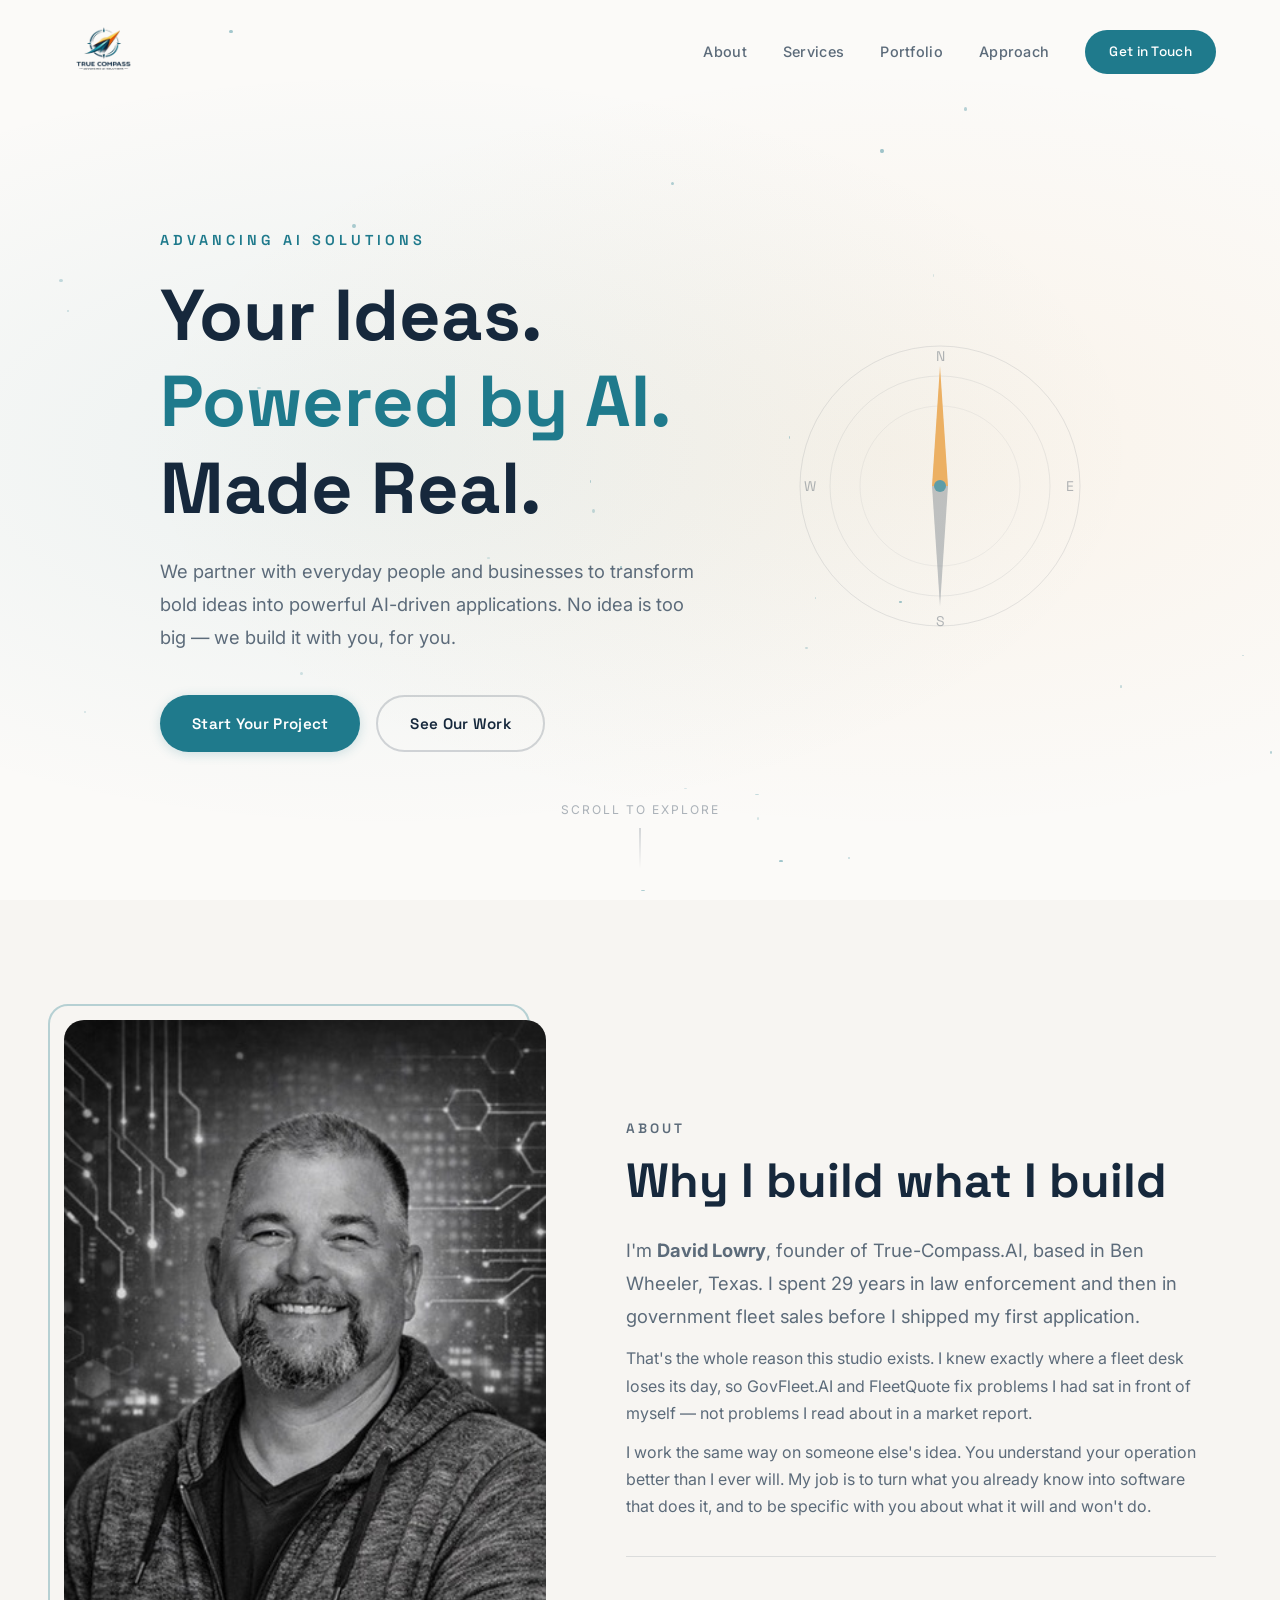
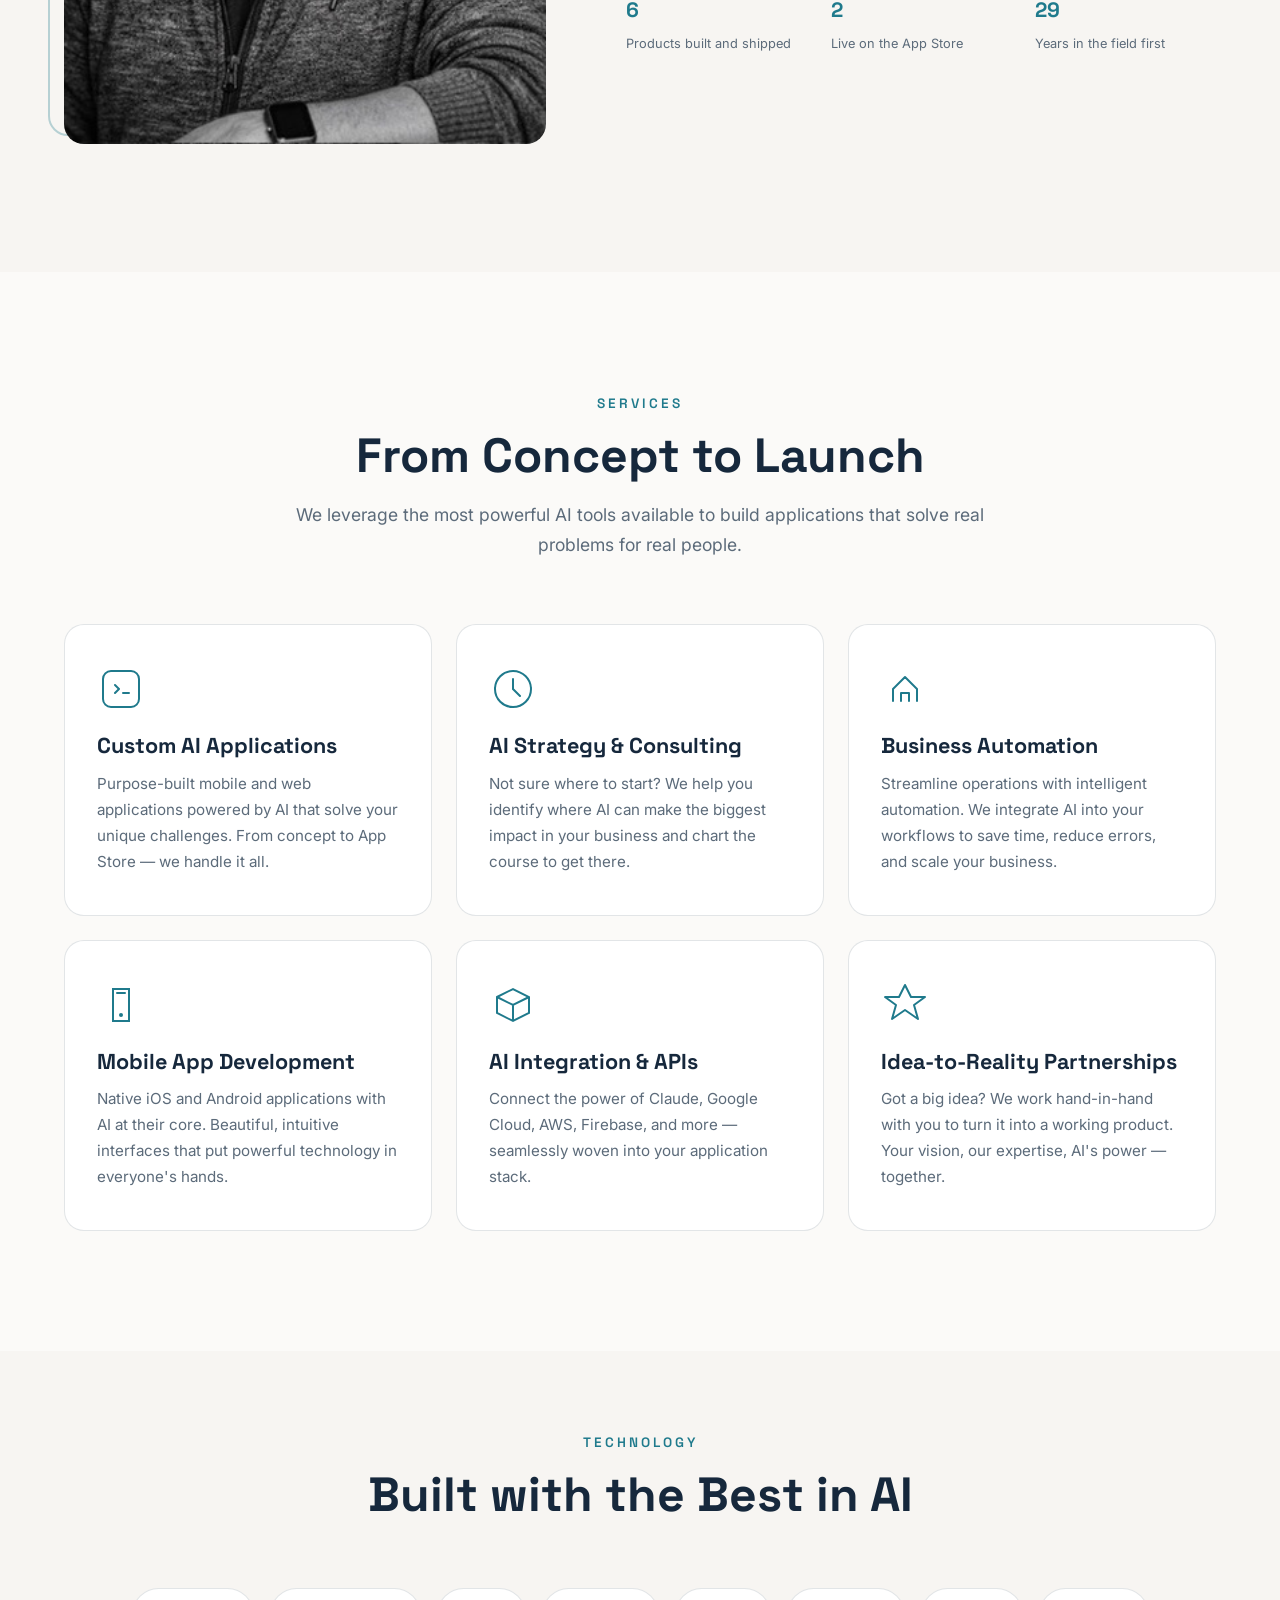
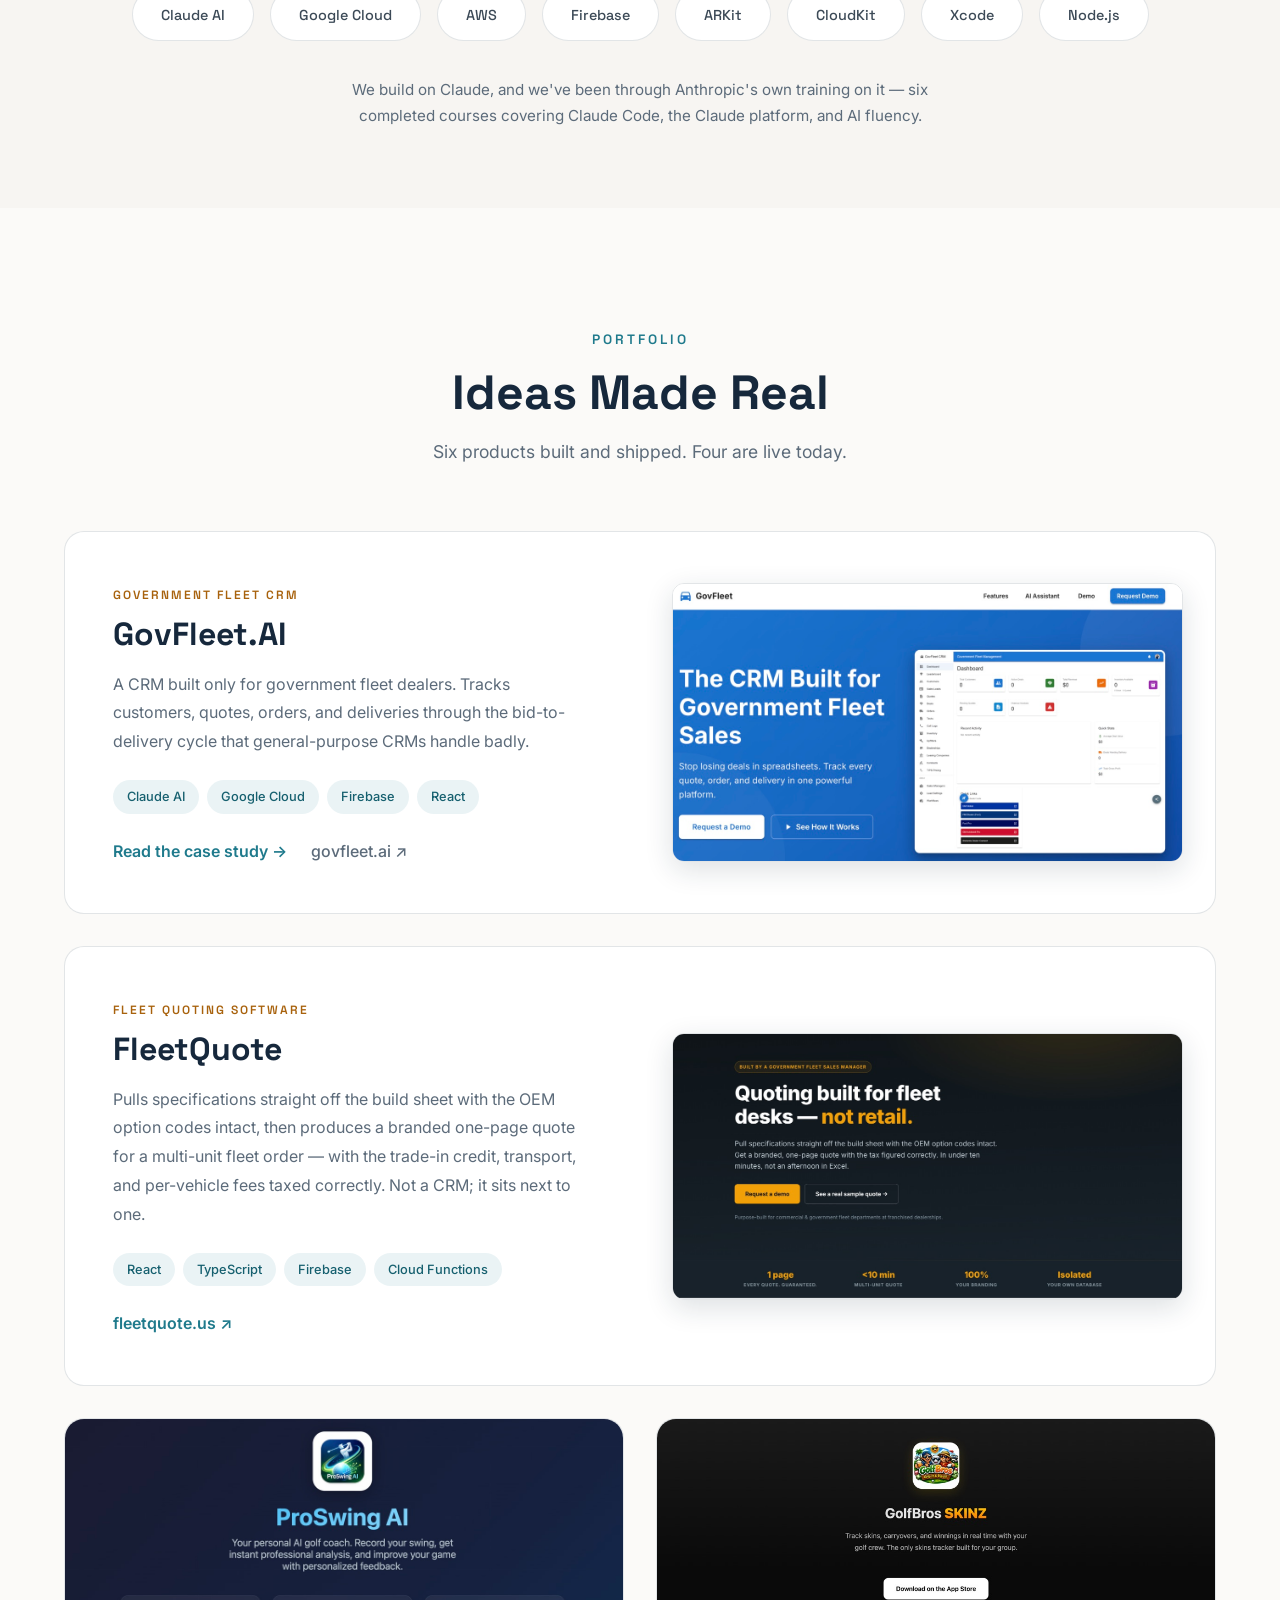
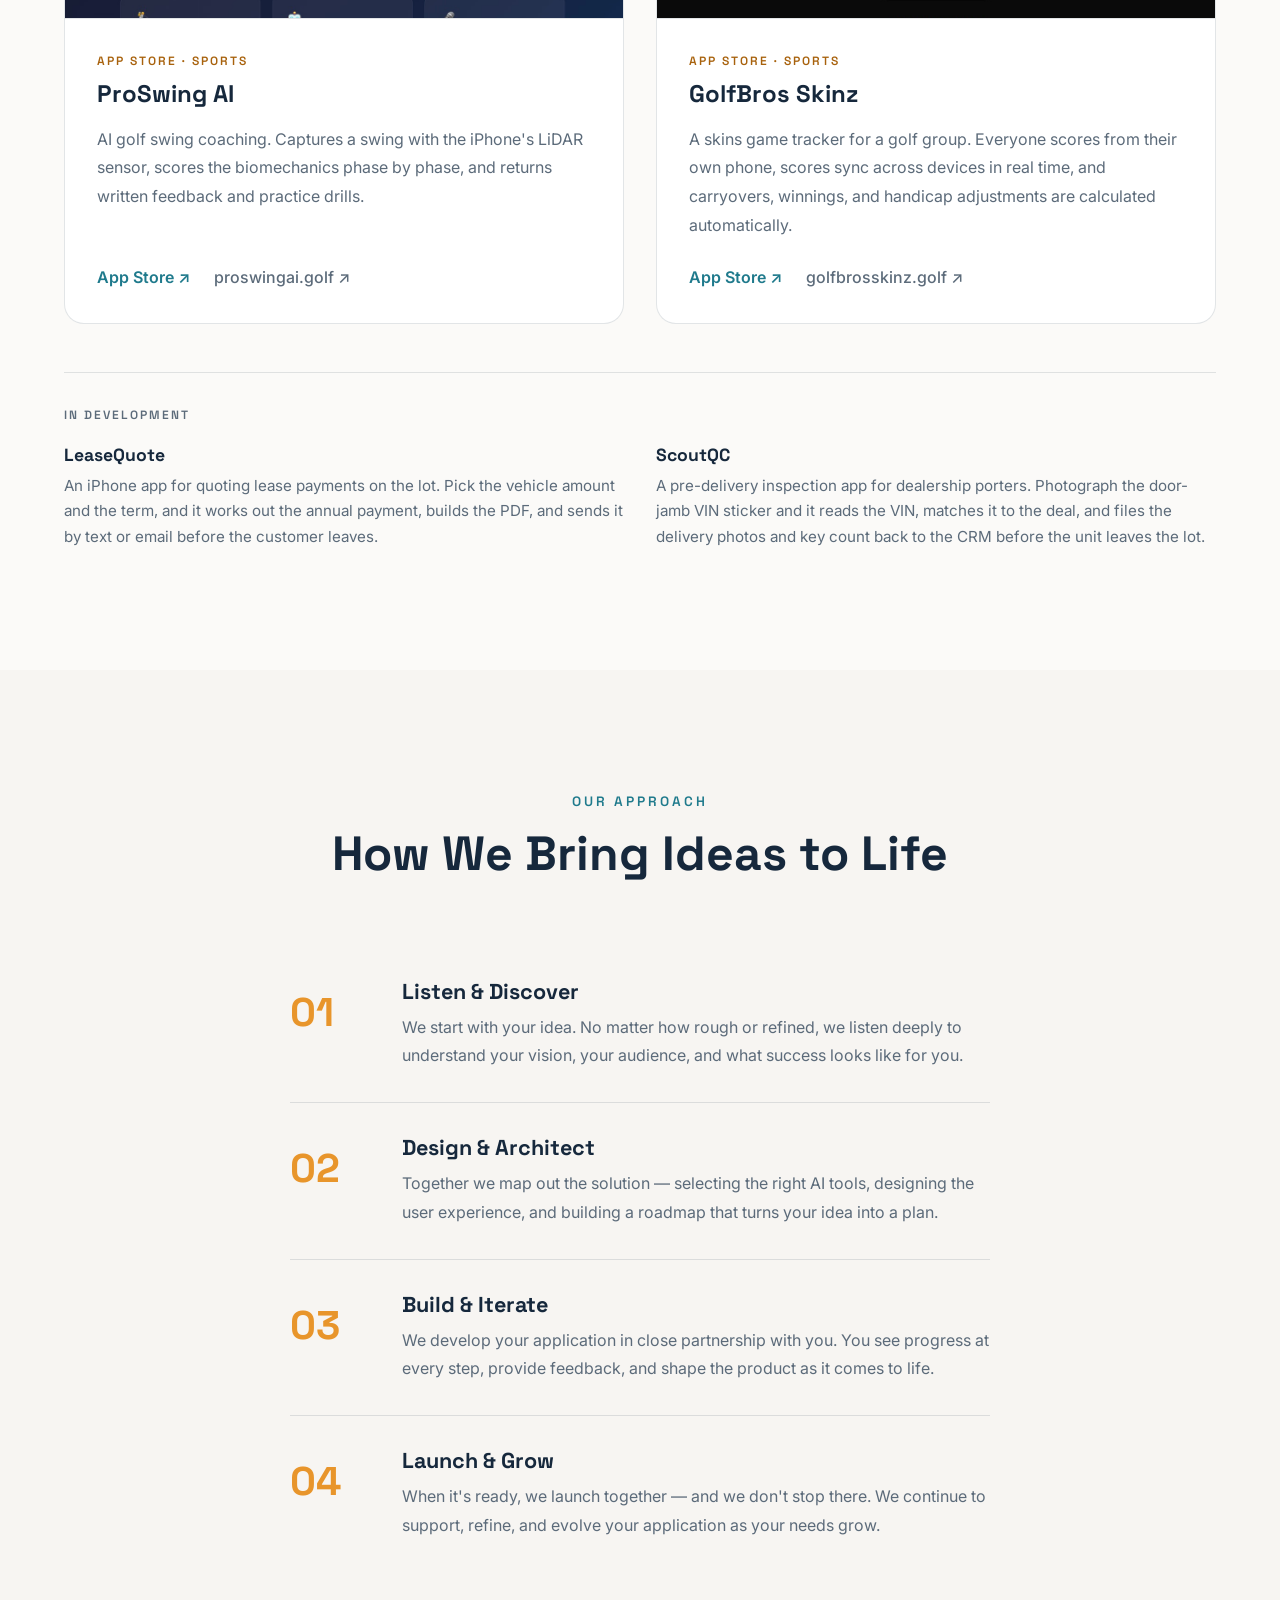
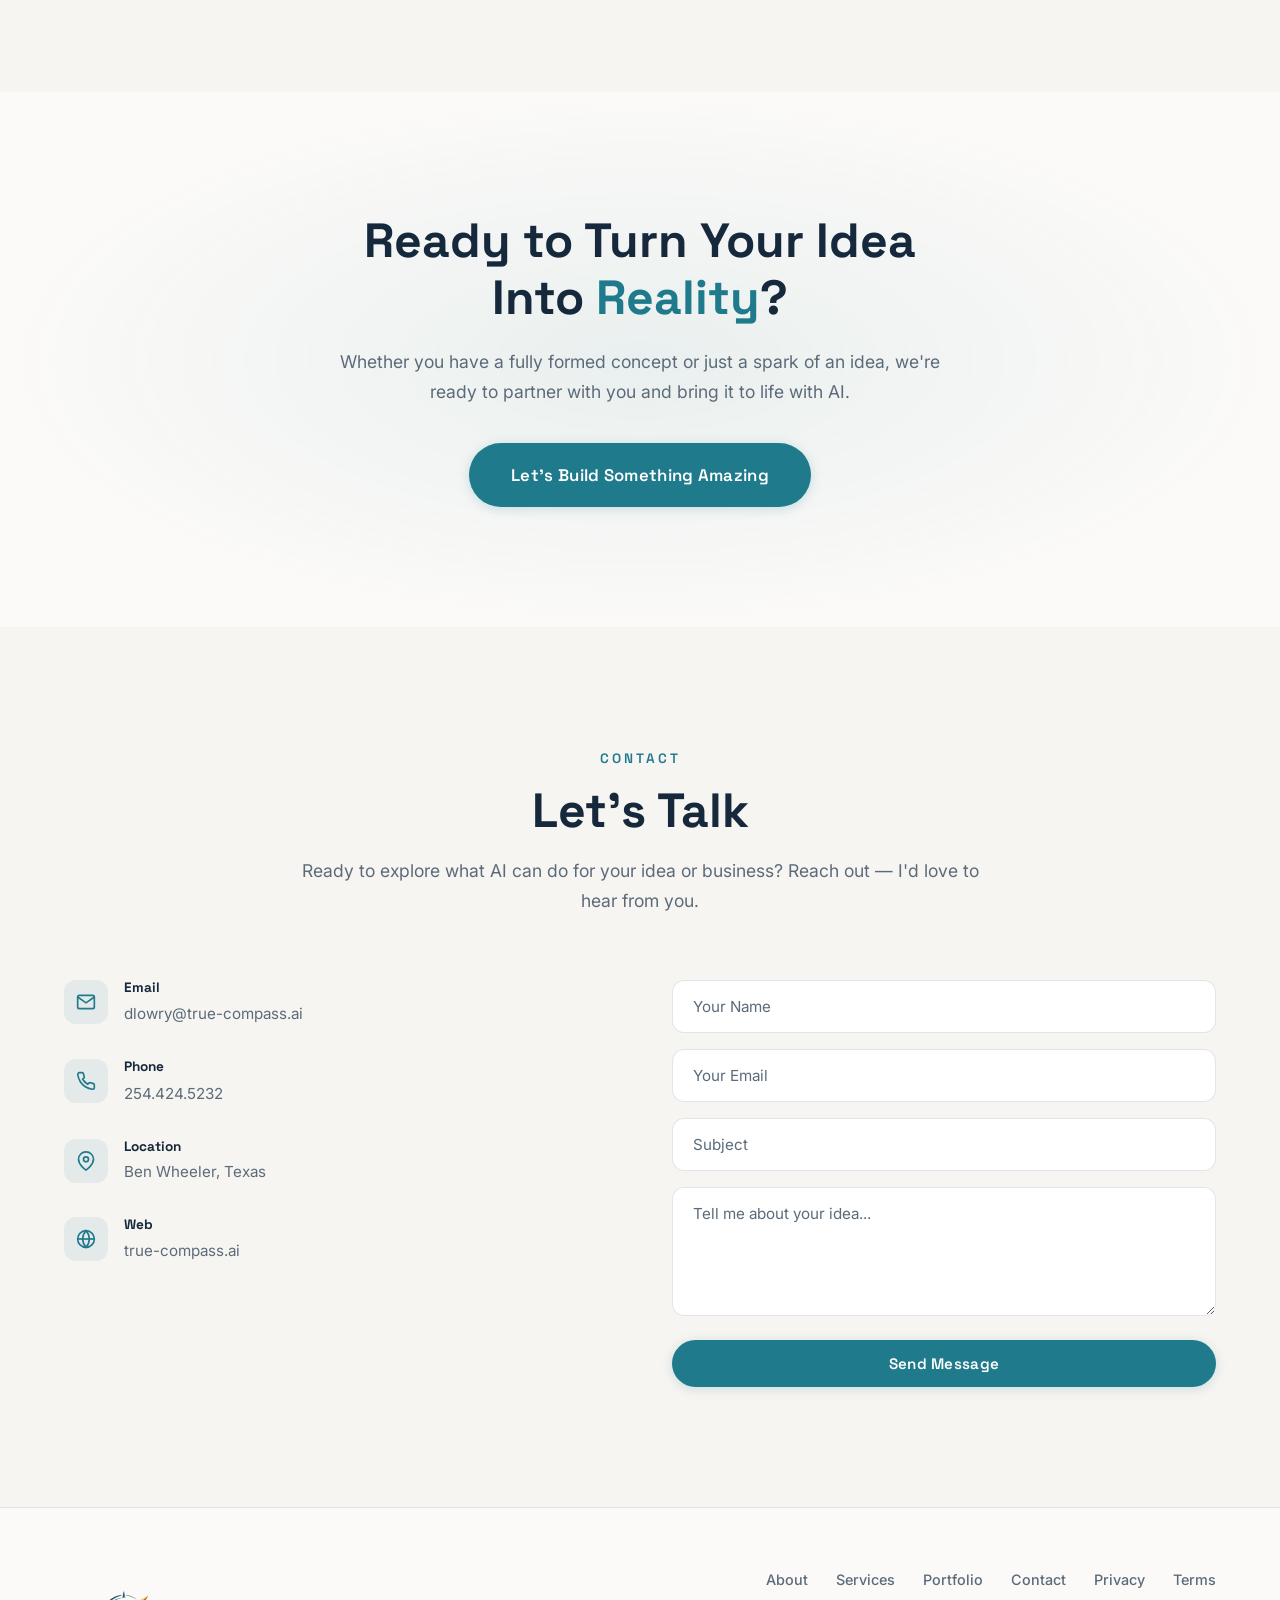
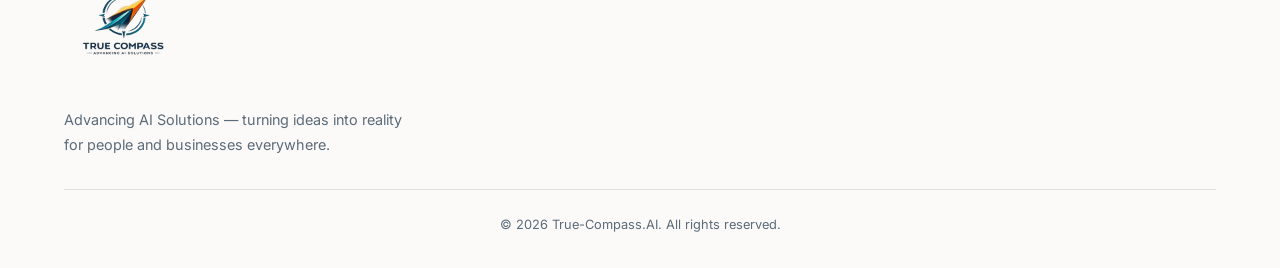
<file: index.html>
<!DOCTYPE html>
<html lang="en">
<head>
    <meta charset="UTF-8">
    <meta name="viewport" content="width=device-width, initial-scale=1.0">
    <title>True-Compass.AI — Advancing AI Solutions</title>
    <meta name="description" content="True-Compass.AI turns your ideas into reality with AI. Custom AI applications for people and businesses, built hand-in-hand with you. Based in Ben Wheeler, Texas.">
    <meta name="keywords" content="AI development, custom AI applications, AI consulting, AI solutions Texas, AI app development, business automation, True-Compass AI">
    <meta name="author" content="David Lowry">
    <meta name="robots" content="index, follow">
    <link rel="canonical" href="https://true-compass.ai/">

    <!-- Open Graph (Facebook, LinkedIn) -->
    <meta property="og:type" content="website">
    <meta property="og:title" content="True-Compass.AI — Advancing AI Solutions">
    <meta property="og:description" content="We partner with people and businesses to transform bold ideas into powerful AI-driven applications. Your vision, our expertise, AI's power.">
    <meta property="og:image" content="https://truecompass-ai.web.app/assets/logo.png">
    <meta property="og:url" content="https://true-compass.ai/">
    <meta property="og:site_name" content="True-Compass.AI">

    <!-- Twitter Card -->
    <meta name="twitter:card" content="summary_large_image">
    <meta name="twitter:title" content="True-Compass.AI — Advancing AI Solutions">
    <meta name="twitter:description" content="Custom AI applications built hand-in-hand with you. From concept to launch.">
    <meta name="twitter:image" content="https://truecompass-ai.web.app/assets/logo.png">

    <link rel="icon" type="image/png" sizes="64x64" href="assets/favicon.png">
    <link rel="icon" type="image/png" sizes="32x32" href="assets/favicon-32.png">
    <link rel="icon" type="image/png" sizes="16x16" href="assets/favicon-16.png">
    <link rel="apple-touch-icon" sizes="180x180" href="assets/apple-touch-icon.png">
    <link rel="icon" type="image/png" sizes="192x192" href="assets/favicon-192.png">
    <!-- Structured Data -->
    <script type="application/ld+json">
    {
      "@context": "https://schema.org",
      "@type": "ProfessionalService",
      "name": "True-Compass.AI",
      "description": "Custom AI application development for people and businesses. From concept to launch, we build AI-powered solutions hand-in-hand with you.",
      "url": "https://true-compass.ai",
      "logo": "https://truecompass-ai.web.app/assets/logo.png",
      "image": "https://truecompass-ai.web.app/assets/logo.png",
      "telephone": "+1-254-424-5232",
      "email": "dlowry@true-compass.ai",
      "address": {
        "@type": "PostalAddress",
        "addressLocality": "Ben Wheeler",
        "addressRegion": "TX",
        "addressCountry": "US"
      },
      "founder": {
        "@type": "Person",
        "name": "David Lowry"
      },
      "sameAs": [],
      "serviceType": ["AI Application Development", "AI Consulting", "Business Automation", "Mobile App Development"],
      "areaServed": "US",
      "priceRange": "$$"
    }
    </script>

    <link rel="preconnect" href="https://fonts.googleapis.com">
    <link rel="preconnect" href="https://fonts.gstatic.com" crossorigin>
    <link href="https://fonts.googleapis.com/css2?family=Inter:wght@300;400;500;600;700;800&family=Space+Grotesk:wght@400;500;600;700&display=swap" rel="stylesheet">
    <link rel="stylesheet" href="css/styles.css">
</head>
<body>
    <!-- Navigation -->
    <nav class="navbar" id="navbar">
        <div class="container nav-container">
            <a href="#" class="nav-logo">
                <img src="assets/logo.png" alt="True-Compass.AI Logo" class="logo-img">
            </a>
            <button class="nav-toggle" id="navToggle" aria-label="Toggle navigation">
                <span></span>
                <span></span>
                <span></span>
            </button>
            <ul class="nav-links" id="navLinks">
                <li><a href="#about">About</a></li>
                <li><a href="#services">Services</a></li>
                <li><a href="#portfolio">Portfolio</a></li>
                <li><a href="#approach">Approach</a></li>
                <li><a href="#contact" class="btn btn-nav">Get in Touch</a></li>
            </ul>
        </div>
    </nav>

    <!-- Hero Section -->
    <section class="hero" id="hero">
        <div class="hero-bg">
            <div class="hero-particles" id="particles"></div>
        </div>
        <div class="container hero-content">
            <div class="hero-text">
                <p class="hero-tagline">Advancing AI Solutions</p>
                <h1>Your Ideas.<br><span class="gradient-text">Powered by AI.</span><br>Made Real.</h1>
                <p class="hero-description">We partner with everyday people and businesses to transform bold ideas into powerful AI-driven applications. No idea is too big — we build it with you, for you.</p>
                <div class="hero-cta">
                    <a href="#contact" class="btn btn-primary">Start Your Project</a>
                    <a href="#portfolio" class="btn btn-outline">See Our Work</a>
                </div>
            </div>
            <div class="hero-visual">
                <div class="compass-animation">
                    <svg viewBox="0 0 300 300" class="compass-svg">
                        <circle cx="150" cy="150" r="140" fill="none" stroke="rgba(22,40,60,0.14)" stroke-width="1"/>
                        <circle cx="150" cy="150" r="110" fill="none" stroke="rgba(22,40,60,0.10)" stroke-width="1"/>
                        <circle cx="150" cy="150" r="80" fill="none" stroke="rgba(22,40,60,0.07)" stroke-width="1"/>
                        <!-- Compass cardinal points -->
                        <text x="150" y="25" text-anchor="middle" fill="rgba(22,40,60,0.45)" font-size="14" font-family="Space Grotesk">N</text>
                        <text x="280" y="155" text-anchor="middle" fill="rgba(22,40,60,0.45)" font-size="14" font-family="Space Grotesk">E</text>
                        <text x="150" y="290" text-anchor="middle" fill="rgba(22,40,60,0.45)" font-size="14" font-family="Space Grotesk">S</text>
                        <text x="20" y="155" text-anchor="middle" fill="rgba(22,40,60,0.45)" font-size="14" font-family="Space Grotesk">W</text>
                        <!-- Compass needle — amber north, navy south, as in the logo -->
                        <g class="compass-needle">
                            <polygon points="150,30 158,150 142,150" fill="#E8952B"/>
                            <polygon points="150,270 158,150 142,150" fill="rgba(22,40,60,0.35)"/>
                        </g>
                        <circle cx="150" cy="150" r="6" fill="#1F7A8C"/>
                    </svg>
                </div>
            </div>
        </div>
        <div class="scroll-indicator">
            <span>Scroll to explore</span>
            <div class="scroll-arrow"></div>
        </div>
    </section>

    <!-- About Section -->
    <section class="section about" id="about">
        <div class="container">
            <div class="about-grid">
                <div class="about-image">
                    <img src="assets/headshot.jpeg" alt="David Lowry — Founder of True-Compass.AI">
                    <div class="about-image-accent"></div>
                </div>
                <div class="about-content">
                    <p class="section-label">About</p>
                    <h2>Why I build what I build</h2>
                    <p class="about-lead">I'm <strong>David Lowry</strong>, founder of True-Compass.AI, based in Ben Wheeler, Texas. I spent 29 years in law enforcement and then in government fleet sales before I shipped my first application.</p>
                    <p>That's the whole reason this studio exists. I knew exactly where a fleet desk loses its day, so GovFleet.AI and FleetQuote fix problems I had sat in front of myself — not problems I read about in a market report.</p>
                    <p>I work the same way on someone else's idea. You understand your operation better than I ever will. My job is to turn what you already know into software that does it, and to be specific with you about what it will and won't do.</p>
                    <div class="about-stats">
                        <div class="stat">
                            <span class="stat-number">6</span>
                            <span class="stat-label">Products built and shipped</span>
                        </div>
                        <div class="stat">
                            <span class="stat-number">2</span>
                            <span class="stat-label">Live on the App Store</span>
                        </div>
                        <div class="stat">
                            <span class="stat-number">29</span>
                            <span class="stat-label">Years in the field first</span>
                        </div>
                    </div>
                </div>
            </div>
        </div>
    </section>

    <!-- Services Section -->
    <section class="section services" id="services">
        <div class="container">
            <div class="section-header">
                <p class="section-label">Services</p>
                <h2>From Concept to Launch</h2>
                <p class="section-subtitle">We leverage the most powerful AI tools available to build applications that solve real problems for real people.</p>
            </div>
            <div class="services-grid">
                <div class="service-card">
                    <div class="service-icon">
                        <svg viewBox="0 0 48 48" fill="none"><rect x="6" y="6" width="36" height="36" rx="8" stroke="currentColor" stroke-width="2"/><path d="M18 20l4 4-4 4M26 28h6" stroke="currentColor" stroke-width="2" stroke-linecap="round" stroke-linejoin="round"/></svg>
                    </div>
                    <h3>Custom AI Applications</h3>
                    <p>Purpose-built mobile and web applications powered by AI that solve your unique challenges. From concept to App Store — we handle it all.</p>
                </div>
                <div class="service-card">
                    <div class="service-icon">
                        <svg viewBox="0 0 48 48" fill="none"><circle cx="24" cy="24" r="18" stroke="currentColor" stroke-width="2"/><path d="M24 14v10l7 7" stroke="currentColor" stroke-width="2" stroke-linecap="round"/></svg>
                    </div>
                    <h3>AI Strategy & Consulting</h3>
                    <p>Not sure where to start? We help you identify where AI can make the biggest impact in your business and chart the course to get there.</p>
                </div>
                <div class="service-card">
                    <div class="service-icon">
                        <svg viewBox="0 0 48 48" fill="none"><path d="M12 36V24l12-12 12 12v12" stroke="currentColor" stroke-width="2" stroke-linecap="round" stroke-linejoin="round"/><path d="M20 36v-8h8v8" stroke="currentColor" stroke-width="2" stroke-linecap="round" stroke-linejoin="round"/></svg>
                    </div>
                    <h3>Business Automation</h3>
                    <p>Streamline operations with intelligent automation. We integrate AI into your workflows to save time, reduce errors, and scale your business.</p>
                </div>
                <div class="service-card">
                    <div class="service-icon">
                        <svg viewBox="0 0 48 48" fill="none"><path d="M16 8h16v32H16z" stroke="currentColor" stroke-width="2" rx="3"/><circle cx="24" cy="34" r="2" fill="currentColor"/><path d="M20 12h8" stroke="currentColor" stroke-width="2" stroke-linecap="round"/></svg>
                    </div>
                    <h3>Mobile App Development</h3>
                    <p>Native iOS and Android applications with AI at their core. Beautiful, intuitive interfaces that put powerful technology in everyone's hands.</p>
                </div>
                <div class="service-card">
                    <div class="service-icon">
                        <svg viewBox="0 0 48 48" fill="none"><path d="M8 16l16-8 16 8v16l-16 8-16-8V16z" stroke="currentColor" stroke-width="2"/><path d="M8 16l16 8 16-8M24 24v16" stroke="currentColor" stroke-width="2"/></svg>
                    </div>
                    <h3>AI Integration & APIs</h3>
                    <p>Connect the power of Claude, Google Cloud, AWS, Firebase, and more — seamlessly woven into your application stack.</p>
                </div>
                <div class="service-card">
                    <div class="service-icon">
                        <svg viewBox="0 0 48 48" fill="none"><path d="M24 4l6 12h14l-11 8 4 14-13-9-13 9 4-14L4 16h14l6-12z" stroke="currentColor" stroke-width="2" stroke-linejoin="round"/></svg>
                    </div>
                    <h3>Idea-to-Reality Partnerships</h3>
                    <p>Got a big idea? We work hand-in-hand with you to turn it into a working product. Your vision, our expertise, AI's power — together.</p>
                </div>
            </div>
        </div>
    </section>

    <!-- Tech Stack Section -->
    <section class="section tech-stack">
        <div class="container">
            <div class="section-header">
                <p class="section-label">Technology</p>
                <h2>Built with the Best in AI</h2>
            </div>
            <div class="tech-grid">
                <div class="tech-item">
                    <span class="tech-name">Claude AI</span>
                </div>
                <div class="tech-item">
                    <span class="tech-name">Google Cloud</span>
                </div>
                <div class="tech-item">
                    <span class="tech-name">AWS</span>
                </div>
                <div class="tech-item">
                    <span class="tech-name">Firebase</span>
                </div>
                <div class="tech-item">
                    <span class="tech-name">ARKit</span>
                </div>
                <div class="tech-item">
                    <span class="tech-name">CloudKit</span>
                </div>
                <div class="tech-item">
                    <span class="tech-name">Xcode</span>
                </div>
                <div class="tech-item">
                    <span class="tech-name">Node.js</span>
                </div>
            </div>
            <p class="tech-note">We build on Claude, and we've been through Anthropic's own training on it — six completed courses covering Claude Code, the Claude platform, and AI fluency.</p>
        </div>
    </section>

    <!-- Portfolio Section -->
    <section class="section portfolio" id="portfolio">
        <div class="container">
            <div class="section-header">
                <p class="section-label">Portfolio</p>
                <h2>Ideas Made Real</h2>
                <p class="section-subtitle">Six products built and shipped. Four are live today.</p>
            </div>
            <div class="portfolio-grid">
                <div class="portfolio-card portfolio-featured">
                    <div class="portfolio-card-content">
                        <span class="portfolio-tag">Government Fleet CRM</span>
                        <h3>GovFleet.AI</h3>
                        <p>A CRM built only for government fleet dealers. Tracks customers, quotes, orders, and deliveries through the bid-to-delivery cycle that general-purpose CRMs handle badly.</p>
                        <ul class="portfolio-tech">
                            <li>Claude AI</li>
                            <li>Google Cloud</li>
                            <li>Firebase</li>
                            <li>React</li>
                        </ul>
                        <div class="portfolio-links">
                            <a href="case-studies/govfleet/" class="portfolio-link">Read the case study →</a>
                            <a href="https://govfleet.ai/" class="portfolio-link portfolio-link-secondary">govfleet.ai ↗</a>
                        </div>
                    </div>
                    <div class="portfolio-card-visual">
                        <img src="assets/govfleet-screenshot.jpg" alt="GovFleet.AI government fleet CRM dashboard" class="portfolio-screenshot" loading="lazy" width="1200" height="653">
                    </div>
                </div>
                <div class="portfolio-card portfolio-featured">
                    <div class="portfolio-card-content">
                        <span class="portfolio-tag">Fleet Quoting Software</span>
                        <h3>FleetQuote</h3>
                        <p>Pulls specifications straight off the build sheet with the OEM option codes intact, then produces a branded one-page quote for a multi-unit fleet order — with the trade-in credit, transport, and per-vehicle fees taxed correctly. Not a CRM; it sits next to one.</p>
                        <ul class="portfolio-tech">
                            <li>React</li>
                            <li>TypeScript</li>
                            <li>Firebase</li>
                            <li>Cloud Functions</li>
                        </ul>
                        <div class="portfolio-links">
                            <a href="https://fleetquote.us/" class="portfolio-link">fleetquote.us ↗</a>
                        </div>
                    </div>
                    <div class="portfolio-card-visual">
                        <img src="assets/fleetquote-screenshot.jpg" alt="FleetQuote fleet quoting software homepage" class="portfolio-screenshot" loading="lazy" width="1200" height="625">
                    </div>
                </div>
            </div>

            <div class="portfolio-compact-grid">
                <div class="portfolio-card portfolio-compact">
                    <img src="assets/proswing-screenshot.jpg" alt="ProSwing AI golf swing coaching app" class="portfolio-compact-visual" loading="lazy" width="1200" height="750">
                    <div class="portfolio-compact-content">
                        <span class="portfolio-tag">App Store · Sports</span>
                        <h3>ProSwing AI</h3>
                        <p>AI golf swing coaching. Captures a swing with the iPhone's LiDAR sensor, scores the biomechanics phase by phase, and returns written feedback and practice drills.</p>
                        <div class="portfolio-links">
                            <a href="https://apps.apple.com/us/app/proswing-ai/id6759943286" class="portfolio-link">App Store ↗</a>
                            <a href="https://proswingai.golf/" class="portfolio-link portfolio-link-secondary">proswingai.golf ↗</a>
                        </div>
                    </div>
                </div>
                <div class="portfolio-card portfolio-compact">
                    <img src="assets/golfbros-screenshot.jpg" alt="GolfBros Skinz golf skins game tracker" class="portfolio-compact-visual" loading="lazy" width="1000" height="625">
                    <div class="portfolio-compact-content">
                        <span class="portfolio-tag">App Store · Sports</span>
                        <h3>GolfBros Skinz</h3>
                        <p>A skins game tracker for a golf group. Everyone scores from their own phone, scores sync across devices in real time, and carryovers, winnings, and handicap adjustments are calculated automatically.</p>
                        <div class="portfolio-links">
                            <a href="https://apps.apple.com/us/app/golfbros-skinz/id6760590143" class="portfolio-link">App Store ↗</a>
                            <a href="https://golfbrosskinz.golf/" class="portfolio-link portfolio-link-secondary">golfbrosskinz.golf ↗</a>
                        </div>
                    </div>
                </div>
            </div>

            <div class="portfolio-dev">
                <p class="portfolio-dev-label">In development</p>
                <div class="portfolio-dev-grid">
                    <div class="portfolio-dev-item">
                        <h4>LeaseQuote</h4>
                        <p>An iPhone app for quoting lease payments on the lot. Pick the vehicle amount and the term, and it works out the annual payment, builds the PDF, and sends it by text or email before the customer leaves.</p>
                    </div>
                    <div class="portfolio-dev-item">
                        <h4>ScoutQC</h4>
                        <p>A pre-delivery inspection app for dealership porters. Photograph the door-jamb VIN sticker and it reads the VIN, matches it to the deal, and files the delivery photos and key count back to the CRM before the unit leaves the lot.</p>
                    </div>
                </div>
            </div>
        </div>
    </section>

    <!-- Approach Section -->
    <section class="section approach" id="approach">
        <div class="container">
            <div class="section-header">
                <p class="section-label">Our Approach</p>
                <h2>How We Bring Ideas to Life</h2>
            </div>
            <div class="approach-timeline">
                <div class="approach-step">
                    <div class="step-number">01</div>
                    <div class="step-content">
                        <h3>Listen & Discover</h3>
                        <p>We start with your idea. No matter how rough or refined, we listen deeply to understand your vision, your audience, and what success looks like for you.</p>
                    </div>
                </div>
                <div class="approach-step">
                    <div class="step-number">02</div>
                    <div class="step-content">
                        <h3>Design & Architect</h3>
                        <p>Together we map out the solution — selecting the right AI tools, designing the user experience, and building a roadmap that turns your idea into a plan.</p>
                    </div>
                </div>
                <div class="approach-step">
                    <div class="step-number">03</div>
                    <div class="step-content">
                        <h3>Build & Iterate</h3>
                        <p>We develop your application in close partnership with you. You see progress at every step, provide feedback, and shape the product as it comes to life.</p>
                    </div>
                </div>
                <div class="approach-step">
                    <div class="step-number">04</div>
                    <div class="step-content">
                        <h3>Launch & Grow</h3>
                        <p>When it's ready, we launch together — and we don't stop there. We continue to support, refine, and evolve your application as your needs grow.</p>
                    </div>
                </div>
            </div>
        </div>
    </section>

    <!-- CTA Section -->
    <section class="section cta-section">
        <div class="container">
            <div class="cta-content">
                <h2>Ready to Turn Your Idea<br>Into <span class="gradient-text">Reality</span>?</h2>
                <p>Whether you have a fully formed concept or just a spark of an idea, we're ready to partner with you and bring it to life with AI.</p>
                <a href="#contact" class="btn btn-primary btn-large">Let's Build Something Amazing</a>
            </div>
        </div>
    </section>

    <!-- Contact Section -->
    <section class="section contact" id="contact">
        <div class="container">
            <div class="section-header">
                <p class="section-label">Contact</p>
                <h2>Let's Talk</h2>
                <p class="section-subtitle">Ready to explore what AI can do for your idea or business? Reach out — I'd love to hear from you.</p>
            </div>
            <div class="contact-grid">
                <div class="contact-info">
                    <div class="contact-item">
                        <div class="contact-icon">
                            <svg viewBox="0 0 24 24" fill="none" stroke="currentColor" stroke-width="2"><path d="M4 4h16c1.1 0 2 .9 2 2v12c0 1.1-.9 2-2 2H4c-1.1 0-2-.9-2-2V6c0-1.1.9-2 2-2z"/><polyline points="22,6 12,13 2,6"/></svg>
                        </div>
                        <div>
                            <h4>Email</h4>
                            <a href="mailto:dlowry@true-compass.ai">dlowry@true-compass.ai</a>
                        </div>
                    </div>
                    <div class="contact-item">
                        <div class="contact-icon">
                            <svg viewBox="0 0 24 24" fill="none" stroke="currentColor" stroke-width="2"><path d="M22 16.92v3a2 2 0 01-2.18 2 19.79 19.79 0 01-8.63-3.07 19.5 19.5 0 01-6-6 19.79 19.79 0 01-3.07-8.67A2 2 0 014.11 2h3a2 2 0 012 1.72c.127.96.361 1.903.7 2.81a2 2 0 01-.45 2.11L8.09 9.91a16 16 0 006 6l1.27-1.27a2 2 0 012.11-.45c.907.339 1.85.573 2.81.7A2 2 0 0122 16.92z"/></svg>
                        </div>
                        <div>
                            <h4>Phone</h4>
                            <a href="tel:+12544245232">254.424.5232</a>
                        </div>
                    </div>
                    <div class="contact-item">
                        <div class="contact-icon">
                            <svg viewBox="0 0 24 24" fill="none" stroke="currentColor" stroke-width="2"><path d="M21 10c0 7-9 13-9 13s-9-6-9-13a9 9 0 0118 0z"/><circle cx="12" cy="10" r="3"/></svg>
                        </div>
                        <div>
                            <h4>Location</h4>
                            <p>Ben Wheeler, Texas</p>
                        </div>
                    </div>
                    <div class="contact-item">
                        <div class="contact-icon">
                            <svg viewBox="0 0 24 24" fill="none" stroke="currentColor" stroke-width="2"><circle cx="12" cy="12" r="10"/><line x1="2" y1="12" x2="22" y2="12"/><path d="M12 2a15.3 15.3 0 014 10 15.3 15.3 0 01-4 10 15.3 15.3 0 01-4-10 15.3 15.3 0 014-10z"/></svg>
                        </div>
                        <div>
                            <h4>Web</h4>
                            <a href="https://true-compass.ai">true-compass.ai</a>
                        </div>
                    </div>
                </div>
                <form class="contact-form" id="contactForm">
                    <div class="form-group">
                        <input type="text" id="name" name="name" placeholder="Your Name" required>
                    </div>
                    <div class="form-group">
                        <input type="email" id="email" name="email" placeholder="Your Email" required>
                    </div>
                    <div class="form-group">
                        <input type="text" id="subject" name="subject" placeholder="Subject">
                    </div>
                    <div class="form-group">
                        <textarea id="message" name="message" rows="5" placeholder="Tell me about your idea..." required></textarea>
                    </div>
                    <button type="submit" class="btn btn-primary btn-full">Send Message</button>
                </form>
            </div>
        </div>
    </section>

    <!-- Footer -->
    <footer class="footer">
        <div class="container">
            <div class="footer-content">
                <div class="footer-brand">
                    <img src="assets/logo.png" alt="True-Compass.AI" class="footer-logo">
                    <p>Advancing AI Solutions — turning ideas into reality for people and businesses everywhere.</p>
                </div>
                <div class="footer-links">
                    <a href="#about">About</a>
                    <a href="#services">Services</a>
                    <a href="#portfolio">Portfolio</a>
                    <a href="#contact">Contact</a>
                    <a href="/privacy.html">Privacy</a>
                    <a href="/terms.html">Terms</a>
                </div>
            </div>
            <div class="footer-bottom">
                <p>&copy; 2026 True-Compass.AI. All rights reserved.</p>
            </div>
        </div>
    </footer>

    <script src="js/main.js"></script>
</body>
</html>
</file>
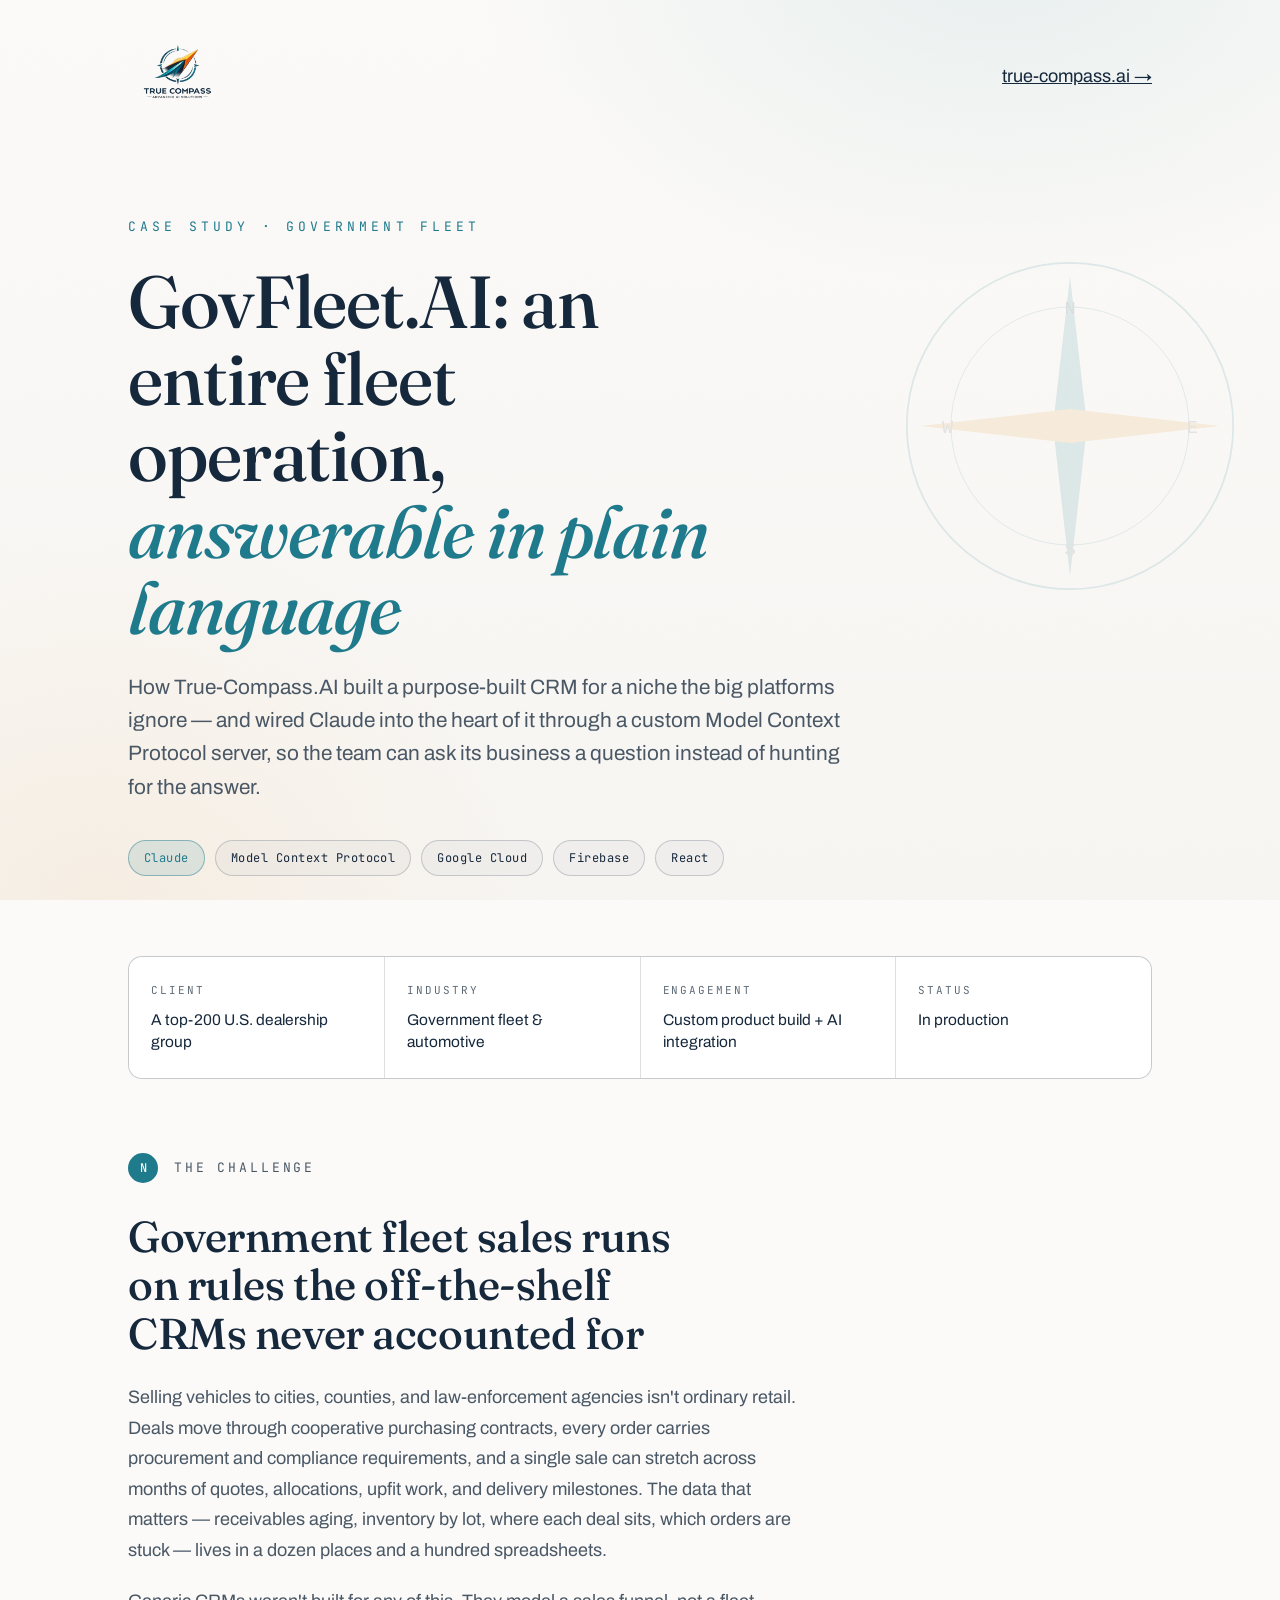
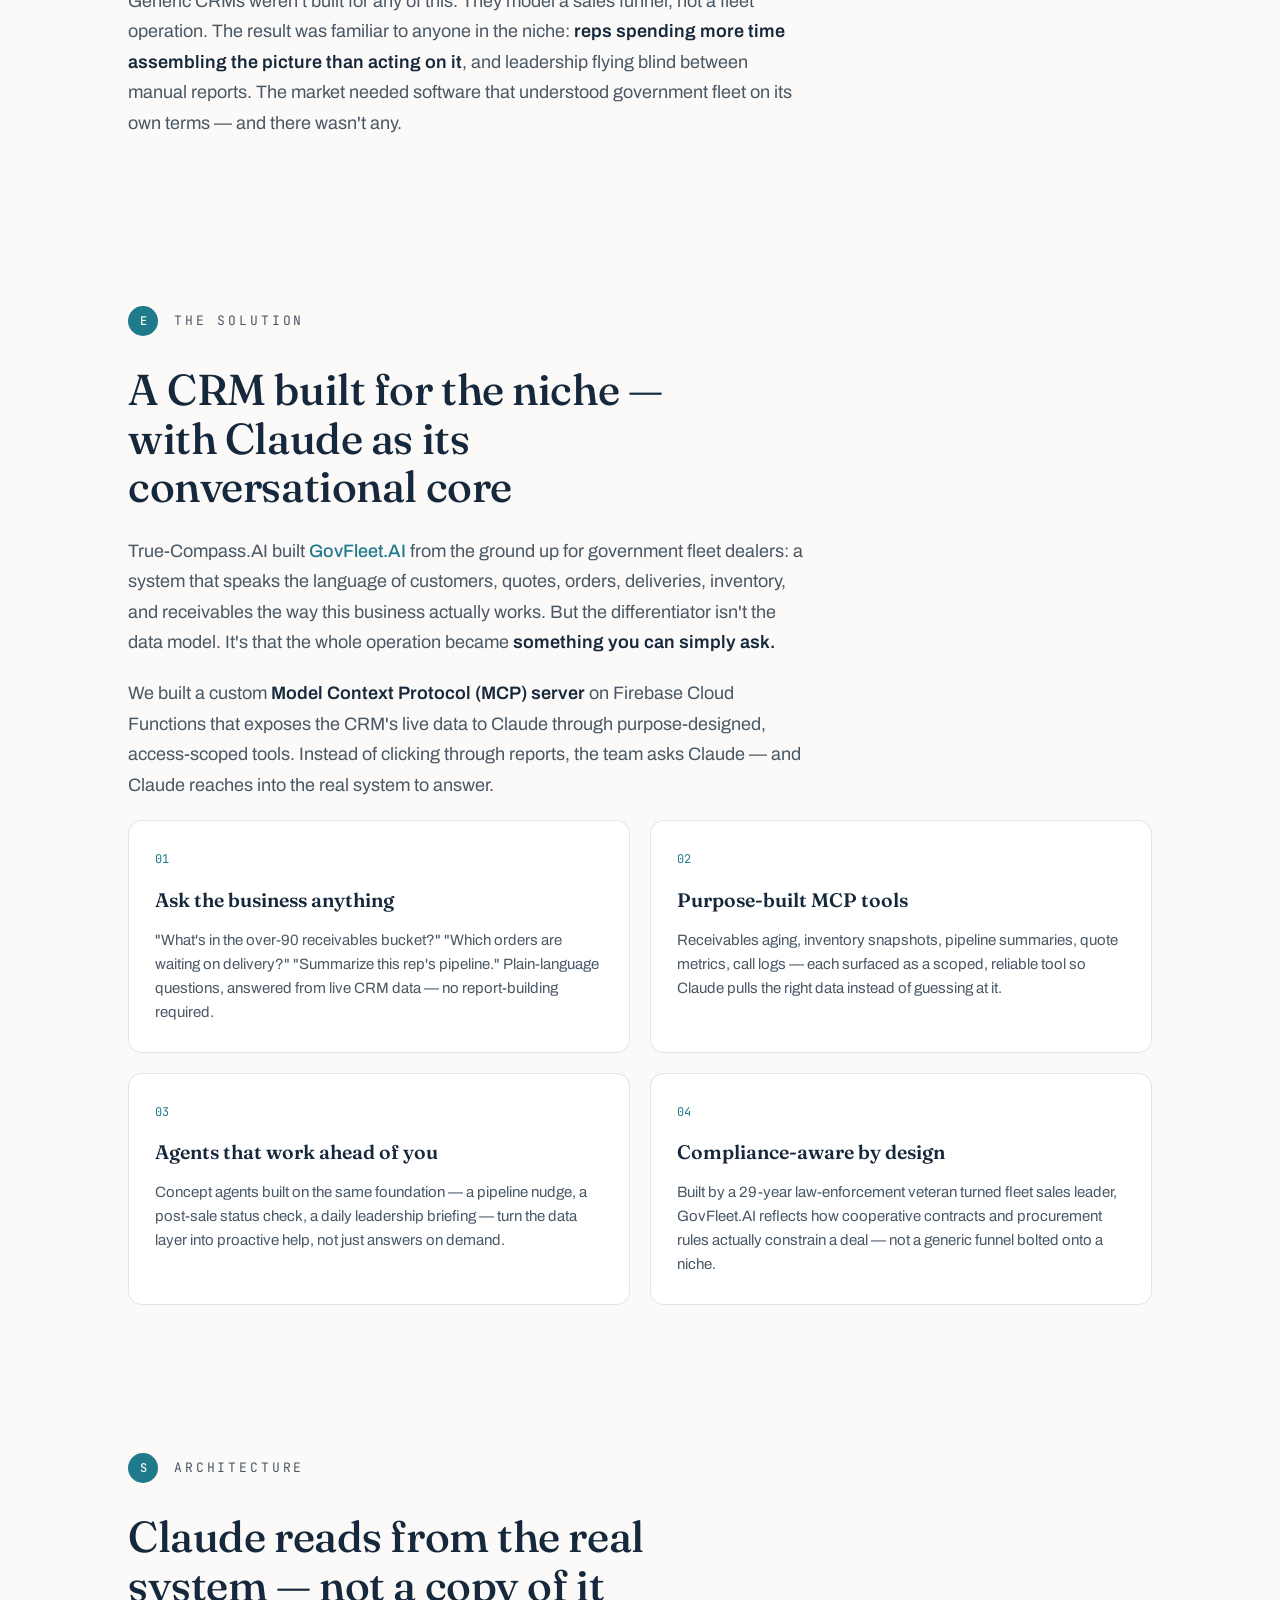
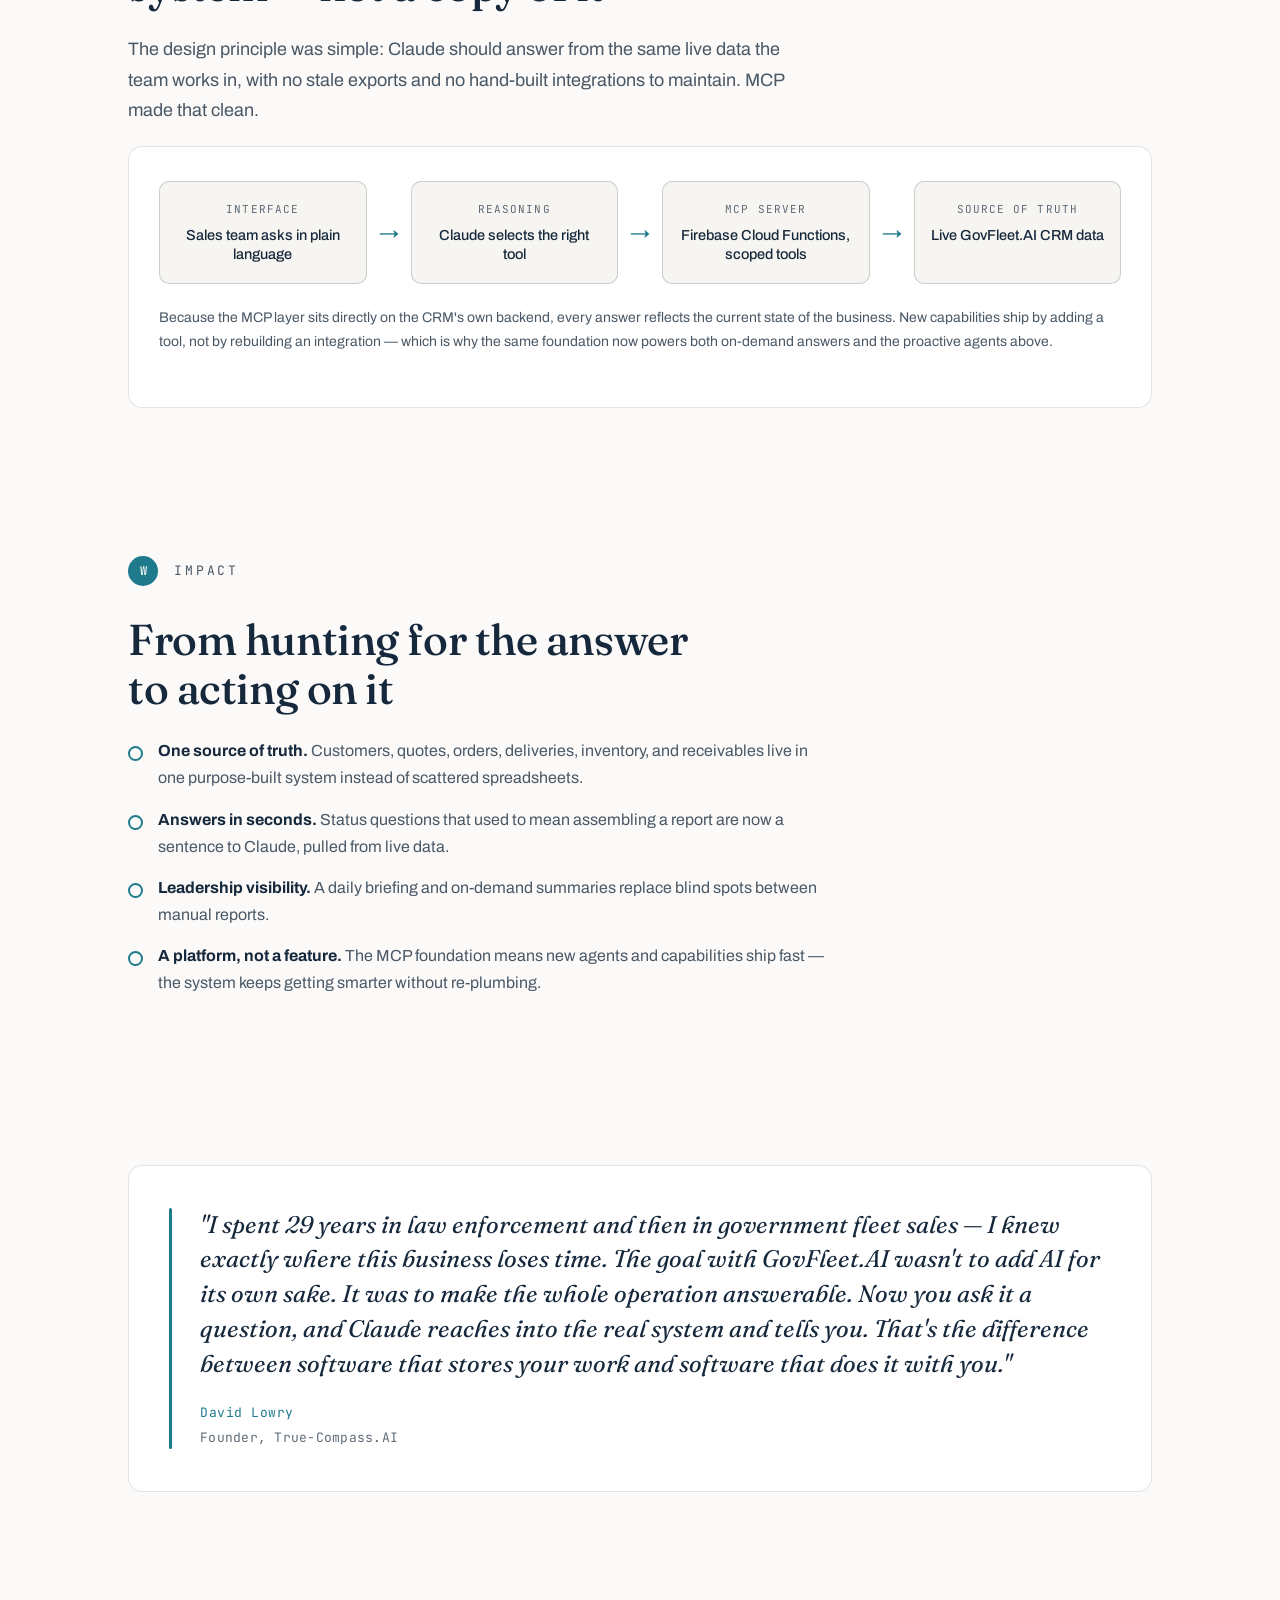
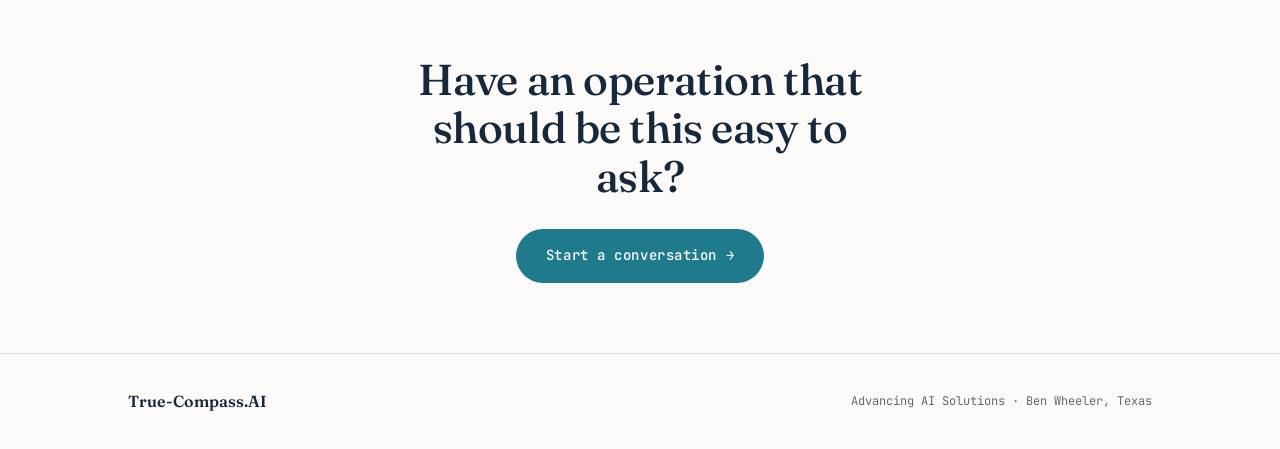
<file: case-studies/govfleet/index.html>
<!DOCTYPE html>
<html lang="en">
<head>
<meta charset="UTF-8">
<meta name="viewport" content="width=device-width, initial-scale=1.0">
<title>GovFleet.AI — Case Study | True-Compass.AI</title>
<meta name="description" content="How True-Compass.AI built GovFleet.AI, a Claude-powered CRM purpose-built for government fleet dealers, with a custom Model Context Protocol server that lets a sales team query its entire operation in plain language.">
<link rel="preconnect" href="https://fonts.googleapis.com">
<link rel="preconnect" href="https://fonts.gstatic.com" crossorigin>
<link href="https://fonts.googleapis.com/css2?family=Fraunces:ital,opsz,wght@0,9..144,400;0,9..144,500;0,9..144,600;1,9..144,400&family=Archivo:wght@400;500;600&family=JetBrains+Mono:wght@400;500&display=swap" rel="stylesheet">
<style>
  :root{
    /* Light palette, matched to the homepage (navy ink, teal, amber) — the
       logo is a light-background mark. Fonts stay Fraunces/Archivo/JetBrains
       Mono so this still reads as its own document.
       Token names kept (--brass/--teal) to avoid churn across usages.
       Contrast on --bg: ink 14.4:1, muted 7.0:1, faint 5.2:1, brass 4.8:1. */
    --bg:#FBFAF8;
    --bg-2:#F7F5F2;
    --surface:#FFFFFF;
    --surface-2:#F7F5F1;
    --ink:#16283C;
    --muted:#4A5866;
    --faint:#5E6B77;
    --line:rgba(22,40,60,0.12);
    --line-strong:rgba(22,40,60,0.20);
    --brass:#1F7A8C;
    --brass-soft:rgba(31,122,140,0.12);
    --teal:#E8952B;
    --radius:14px;
    --maxw:1080px;
  }
  *{box-sizing:border-box;margin:0;padding:0}
  html{scroll-behavior:smooth}
  body{
    background:var(--bg);
    color:var(--ink);
    font-family:'Archivo',sans-serif;
    font-size:18px;
    line-height:1.7;
    -webkit-font-smoothing:antialiased;
    overflow-x:hidden;
  }
  /* atmospheric backdrop */
  body::before{
    content:"";
    position:fixed;inset:0;z-index:-2;
    background:
      radial-gradient(900px 600px at 78% -8%, rgba(31,122,140,0.09), transparent 60%),
      radial-gradient(800px 700px at 8% 100%, rgba(232,149,43,0.08), transparent 55%),
      linear-gradient(180deg,var(--bg),var(--bg-2));
  }
  /* Grain reads heavier on a light ground than it did on navy. */
  body::after{
    content:"";position:fixed;inset:0;z-index:-1;pointer-events:none;opacity:0.3;
    background-image:url("data:image/svg+xml,%3Csvg xmlns='http://www.w3.org/2000/svg' width='180' height='180'%3E%3Cfilter id='n'%3E%3CfeTurbulence type='fractalNoise' baseFrequency='0.85' numOctaves='2'/%3E%3C/filter%3E%3Crect width='100%25' height='100%25' filter='url(%23n)' opacity='0.025'/%3E%3C/svg%3E");
  }
  .wrap{max-width:var(--maxw);margin:0 auto;padding:0 28px}
  a{color:inherit}

  /* ---- top bar ---- */
  .topbar{
    display:flex;align-items:center;justify-content:space-between;
    padding:26px 0;
  }
  .brand{display:inline-flex;align-items:center;text-decoration:none}
  .brand-logo{height:100px;width:auto;display:block}
  .topbar nav{font-family:'JetBrains Mono',monospace;font-size:13px;color:var(--muted);text-decoration:none}
  .topbar nav:hover{color:var(--brass)}

  /* ---- hero ---- */
  .hero{padding:64px 0 72px;position:relative}
  .eyebrow{
    font-family:'JetBrains Mono',monospace;font-size:13px;letter-spacing:0.32em;
    text-transform:uppercase;color:var(--brass);margin-bottom:26px;
  }
  .hero h1{
    font-family:'Fraunces',serif;font-weight:500;
    font-size:clamp(2.6rem,6vw,4.6rem);line-height:1.04;letter-spacing:-0.015em;
    margin-bottom:24px;max-width:14ch;
  }
  .hero h1 em{font-style:italic;color:var(--brass)}
  .hero .lede{font-size:clamp(1.05rem,2vw,1.3rem);color:var(--muted);max-width:60ch;line-height:1.6}
  .tags{display:flex;flex-wrap:wrap;gap:10px;margin-top:36px}
  .tag{
    font-family:'JetBrains Mono',monospace;font-size:12px;letter-spacing:0.04em;
    color:var(--ink);border:1px solid var(--line-strong);border-radius:100px;
    padding:7px 15px;background:rgba(22,40,60,0.03);
  }
  .tag.lead{border-color:rgba(31,122,140,0.45);color:var(--brass);background:var(--brass-soft)}

  /* compass rose decoration */
  .compass-deco{
    position:absolute;right:-60px;top:40px;width:340px;height:340px;
    opacity:0.13;pointer-events:none;
    animation:spin 90s linear infinite;
  }
  @keyframes spin{to{transform:rotate(360deg)}}
  @media(max-width:820px){.compass-deco{display:none}}

  /* ---- at a glance ---- */
  .glance{
    display:grid;grid-template-columns:repeat(4,1fr);gap:1px;
    background:var(--line);border:1px solid var(--line);border-radius:var(--radius);
    overflow:hidden;margin:8px 0 0;
  }
  .glance > div{background:var(--surface);padding:24px 22px}
  .glance dt{font-family:'JetBrains Mono',monospace;font-size:11px;letter-spacing:0.18em;text-transform:uppercase;color:var(--faint);margin-bottom:9px}
  .glance dd{font-size:15.5px;color:var(--ink);line-height:1.45}
  @media(max-width:820px){.glance{grid-template-columns:repeat(2,1fr)}}

  /* ---- sections ---- */
  section{padding:74px 0}
  .marker{
    display:flex;align-items:center;gap:16px;margin-bottom:30px;
  }
  .marker .card{
    font-family:'JetBrains Mono',monospace;font-size:12px;font-weight:500;
    color:var(--bg);background:var(--brass);width:30px;height:30px;border-radius:50%;
    display:flex;align-items:center;justify-content:center;flex:0 0 auto;
  }
  .marker .label{font-family:'JetBrains Mono',monospace;font-size:13px;letter-spacing:0.22em;text-transform:uppercase;color:var(--muted)}
  h2{
    font-family:'Fraunces',serif;font-weight:500;
    font-size:clamp(1.9rem,3.6vw,2.7rem);line-height:1.12;letter-spacing:-0.01em;
    margin-bottom:24px;max-width:20ch;
  }
  p{color:var(--muted);margin-bottom:20px;max-width:68ch}
  p strong{color:var(--ink);font-weight:600}
  p .hl{color:var(--brass);font-weight:500}

  /* solution feature grid */
  .features{display:grid;grid-template-columns:1fr 1fr;gap:20px;margin-top:14px}
  .feature{
    background:var(--surface);border:1px solid var(--line);border-radius:var(--radius);
    padding:28px 26px;transition:border-color .3s,transform .3s;
  }
  .feature:hover{border-color:var(--line-strong);transform:translateY(-3px)}
  .feature h3{font-family:'Fraunces',serif;font-weight:600;font-size:1.22rem;margin-bottom:11px;color:var(--ink)}
  .feature p{font-size:15px;margin:0;line-height:1.6}
  .feature .ix{font-family:'JetBrains Mono',monospace;font-size:12px;color:var(--brass);margin-bottom:14px;display:block}
  @media(max-width:820px){.features{grid-template-columns:1fr}}

  /* pull quote */
  .pull{
    border-left:2px solid var(--brass);padding:6px 0 6px 28px;margin:14px 0 4px;
    font-family:'Fraunces',serif;font-style:italic;font-weight:400;
    font-size:clamp(1.3rem,2.6vw,1.7rem);line-height:1.4;color:var(--ink);max-width:30ch;
  }

  /* architecture flow */
  .arch{
    background:var(--surface);border:1px solid var(--line);border-radius:var(--radius);
    padding:34px 30px;margin-top:10px;
  }
  .flow{display:flex;align-items:stretch;gap:0;flex-wrap:wrap}
  .node{
    flex:1;min-width:150px;background:var(--surface-2);border:1px solid var(--line-strong);
    border-radius:10px;padding:18px 16px;text-align:center;
  }
  .node .nlabel{font-family:'JetBrains Mono',monospace;font-size:11px;letter-spacing:0.1em;color:var(--faint);text-transform:uppercase;margin-bottom:7px}
  .node .nname{font-size:14.5px;color:var(--ink);font-weight:500;line-height:1.35}
  .arrow{display:flex;align-items:center;justify-content:center;color:var(--brass);font-size:20px;padding:0 12px;flex:0 0 auto}
  @media(max-width:820px){
    .flow{flex-direction:column}
    .arrow{transform:rotate(90deg);padding:10px 0}
  }
  .arch .legend{margin-top:22px;font-size:14px;color:var(--muted);max-width:none}

  /* impact */
  .wins{list-style:none;display:grid;gap:14px;max-width:70ch}
  .wins li{position:relative;padding-left:30px;color:var(--muted);font-size:16px}
  .wins li::before{
    content:"";position:absolute;left:0;top:9px;width:11px;height:11px;
    border:2px solid var(--brass);border-radius:50%;
  }
  .wins li strong{color:var(--ink)}

  /* founder quote */
  .founder{
    background:var(--surface);border:1px solid var(--line);border-radius:var(--radius);
    padding:42px 40px;margin-top:20px;display:flex;gap:28px;align-items:flex-start;
  }
  .founder .q{
    font-family:'Fraunces',serif;font-style:italic;font-size:clamp(1.2rem,2.3vw,1.5rem);
    line-height:1.45;color:var(--ink);margin-bottom:20px;
  }
  .founder .who{font-family:'JetBrains Mono',monospace;font-size:13px;color:var(--brass);letter-spacing:0.04em}
  .founder .who span{display:block;color:var(--faint);margin-top:3px;letter-spacing:0.02em}
  .founder .bar{width:3px;align-self:stretch;background:var(--brass);border-radius:2px;flex:0 0 auto}
  @media(max-width:820px){.founder{padding:32px 26px}}

  /* cta */
  .cta{text-align:center;padding:90px 0 40px}
  .cta h2{margin:0 auto 28px;max-width:18ch}
  .btn{
    display:inline-block;font-family:'JetBrains Mono',monospace;font-size:14px;letter-spacing:0.04em;
    background:var(--brass);color:#fff;text-decoration:none;font-weight:500;
    padding:15px 30px;border-radius:100px;transition:transform .25s,box-shadow .25s;
  }
  .btn:hover{transform:translateY(-2px);box-shadow:0 12px 26px rgba(31,122,140,0.26)}

  footer{border-top:1px solid var(--line);padding:34px 0;margin-top:30px}
  footer .wrap{display:flex;justify-content:space-between;align-items:center;flex-wrap:wrap;gap:14px}
  footer .f-brand{font-family:'Fraunces',serif;font-weight:600;font-size:16px}
  footer .f-meta{font-family:'JetBrains Mono',monospace;font-size:12px;color:var(--faint)}

  /* reveal */
  .reveal{opacity:0;transform:translateY(22px);transition:opacity .7s ease,transform .7s ease}
  .reveal.in{opacity:1;transform:none}
  @media(prefers-reduced-motion:reduce){
    .reveal{opacity:1;transform:none;transition:none}
    .compass-deco{animation:none}
  }
</style>
</head>
<body>

<div class="wrap">
  <div class="topbar">
    <a class="brand" href="https://true-compass.ai">
      <img class="brand-logo" src="../../assets/logo.png" alt="True-Compass.AI">
    </a>
    <a href="https://true-compass.ai">true-compass.ai →</a>
  </div>
</div>

<header class="hero">
  <div class="wrap" style="position:relative">
    <svg class="compass-deco" viewBox="0 0 200 200" fill="none" xmlns="http://www.w3.org/2000/svg">
      <circle cx="100" cy="100" r="96" stroke="#1F7A8C" stroke-width="1"/>
      <circle cx="100" cy="100" r="70" stroke="#1F7A8C" stroke-width="0.5"/>
      <path d="M100 12 L110 100 L100 188 L90 100 Z" fill="#1F7A8C"/>
      <path d="M12 100 L100 90 L188 100 L100 110 Z" fill="#E8952B"/>
      <text x="100" y="34" fill="#16283C" font-size="11" text-anchor="middle" font-family="monospace">N</text>
      <text x="172" y="104" fill="#4A5866" font-size="11" text-anchor="middle" font-family="monospace">E</text>
      <text x="100" y="176" fill="#4A5866" font-size="11" text-anchor="middle" font-family="monospace">S</text>
      <text x="28" y="104" fill="#4A5866" font-size="11" text-anchor="middle" font-family="monospace">W</text>
    </svg>
    <div class="eyebrow reveal">Case Study · Government Fleet</div>
    <h1 class="reveal">GovFleet.AI: an entire fleet operation, <em>answerable in plain language</em></h1>
    <p class="lede reveal">How True-Compass.AI built a purpose-built CRM for a niche the big platforms ignore — and wired Claude into the heart of it through a custom Model Context Protocol server, so the team can ask its business a question instead of hunting for the answer.</p>
    <div class="tags reveal">
      <span class="tag lead">Claude</span>
      <span class="tag">Model Context Protocol</span>
      <span class="tag">Google Cloud</span>
      <span class="tag">Firebase</span>
      <span class="tag">React</span>
    </div>
  </div>
</header>

<div class="wrap">
  <dl class="glance reveal">
    <div><dt>Client</dt><dd>A top-200 U.S. dealership group</dd></div>
    <div><dt>Industry</dt><dd>Government fleet &amp; automotive</dd></div>
    <div><dt>Engagement</dt><dd>Custom product build + AI integration</dd></div>
    <div><dt>Status</dt><dd>In production</dd></div>
  </dl>
</div>

<section>
  <div class="wrap reveal">
    <div class="marker"><span class="card">N</span><span class="label">The Challenge</span></div>
    <h2>Government fleet sales runs on rules the off-the-shelf CRMs never accounted for</h2>
    <p>Selling vehicles to cities, counties, and law-enforcement agencies isn't ordinary retail. Deals move through cooperative purchasing contracts, every order carries procurement and compliance requirements, and a single sale can stretch across months of quotes, allocations, upfit work, and delivery milestones. The data that matters — receivables aging, inventory by lot, where each deal sits, which orders are stuck — lives in a dozen places and a hundred spreadsheets.</p>
    <p>Generic CRMs weren't built for any of this. They model a sales funnel, not a fleet operation. The result was familiar to anyone in the niche: <strong>reps spending more time assembling the picture than acting on it</strong>, and leadership flying blind between manual reports. The market needed software that understood government fleet on its own terms — and there wasn't any.</p>
  </div>
</section>

<section>
  <div class="wrap reveal">
    <div class="marker"><span class="card">E</span><span class="label">The Solution</span></div>
    <h2>A CRM built for the niche — with Claude as its conversational core</h2>
    <p>True-Compass.AI built <span class="hl">GovFleet.AI</span> from the ground up for government fleet dealers: a system that speaks the language of customers, quotes, orders, deliveries, inventory, and receivables the way this business actually works. But the differentiator isn't the data model. It's that the whole operation became <strong>something you can simply ask.</strong></p>
    <p>We built a custom <strong>Model Context Protocol (MCP) server</strong> on Firebase Cloud Functions that exposes the CRM's live data to Claude through purpose-designed, access-scoped tools. Instead of clicking through reports, the team asks Claude — and Claude reaches into the real system to answer.</p>
    <div class="features">
      <div class="feature">
        <span class="ix">01</span>
        <h3>Ask the business anything</h3>
        <p>"What's in the over-90 receivables bucket?" "Which orders are waiting on delivery?" "Summarize this rep's pipeline." Plain-language questions, answered from live CRM data — no report-building required.</p>
      </div>
      <div class="feature">
        <span class="ix">02</span>
        <h3>Purpose-built MCP tools</h3>
        <p>Receivables aging, inventory snapshots, pipeline summaries, quote metrics, call logs — each surfaced as a scoped, reliable tool so Claude pulls the right data instead of guessing at it.</p>
      </div>
      <div class="feature">
        <span class="ix">03</span>
        <h3>Agents that work ahead of you</h3>
        <p>Concept agents built on the same foundation — a pipeline nudge, a post-sale status check, a daily leadership briefing — turn the data layer into proactive help, not just answers on demand.</p>
      </div>
      <div class="feature">
        <span class="ix">04</span>
        <h3>Compliance-aware by design</h3>
        <p>Built by a 29-year law-enforcement veteran turned fleet sales leader, GovFleet.AI reflects how cooperative contracts and procurement rules actually constrain a deal — not a generic funnel bolted onto a niche.</p>
      </div>
    </div>
  </div>
</section>

<section>
  <div class="wrap reveal">
    <div class="marker"><span class="card">S</span><span class="label">Architecture</span></div>
    <h2>Claude reads from the real system — not a copy of it</h2>
    <p>The design principle was simple: Claude should answer from the same live data the team works in, with no stale exports and no hand-built integrations to maintain. MCP made that clean.</p>
    <div class="arch">
      <div class="flow">
        <div class="node"><div class="nlabel">Interface</div><div class="nname">Sales team asks in plain language</div></div>
        <div class="arrow">→</div>
        <div class="node"><div class="nlabel">Reasoning</div><div class="nname">Claude selects the right tool</div></div>
        <div class="arrow">→</div>
        <div class="node"><div class="nlabel">MCP Server</div><div class="nname">Firebase Cloud Functions, scoped tools</div></div>
        <div class="arrow">→</div>
        <div class="node"><div class="nlabel">Source of Truth</div><div class="nname">Live GovFleet.AI CRM data</div></div>
      </div>
      <p class="legend">Because the MCP layer sits directly on the CRM's own backend, every answer reflects the current state of the business. New capabilities ship by adding a tool, not by rebuilding an integration — which is why the same foundation now powers both on-demand answers and the proactive agents above.</p>
    </div>
  </div>
</section>

<section>
  <div class="wrap reveal">
    <div class="marker"><span class="card">W</span><span class="label">Impact</span></div>
    <h2>From hunting for the answer to acting on it</h2>

    <ul class="wins">
      <li><strong>One source of truth.</strong> Customers, quotes, orders, deliveries, inventory, and receivables live in one purpose-built system instead of scattered spreadsheets.</li>
      <li><strong>Answers in seconds.</strong> Status questions that used to mean assembling a report are now a sentence to Claude, pulled from live data.</li>
      <li><strong>Leadership visibility.</strong> A daily briefing and on-demand summaries replace blind spots between manual reports.</li>
      <li><strong>A platform, not a feature.</strong> The MCP foundation means new agents and capabilities ship fast — the system keeps getting smarter without re-plumbing.</li>
    </ul>
  </div>
</section>

<section>
  <div class="wrap reveal">
    <div class="founder">
      <div class="bar"></div>
      <div>
        <p class="q">"I spent 29 years in law enforcement and then in government fleet sales — I knew exactly where this business loses time. The goal with GovFleet.AI wasn't to add AI for its own sake. It was to make the whole operation answerable. Now you ask it a question, and Claude reaches into the real system and tells you. That's the difference between software that stores your work and software that does it with you."</p>
        <div class="who">David Lowry<span>Founder, True-Compass.AI</span></div>
      </div>
    </div>
  </div>
</section>

<section class="cta">
  <div class="wrap reveal">
    <h2>Have an operation that should be this easy to ask?</h2>
    <a class="btn" href="https://true-compass.ai/#contact">Start a conversation →</a>
  </div>
</section>

<footer>
  <div class="wrap">
    <div class="f-brand">True-Compass.AI</div>
    <div class="f-meta">Advancing AI Solutions · Ben Wheeler, Texas</div>
  </div>
</footer>

<script>
  const io = new IntersectionObserver((entries)=>{
    entries.forEach(e=>{ if(e.isIntersecting){ e.target.classList.add('in'); io.unobserve(e.target); } });
  },{threshold:0.12});
  document.querySelectorAll('.reveal').forEach((el,i)=>{
    el.style.transitionDelay = (Math.min(i,6)*0.06)+'s';
    io.observe(el);
  });
</script>
</body>
</html>
</file>
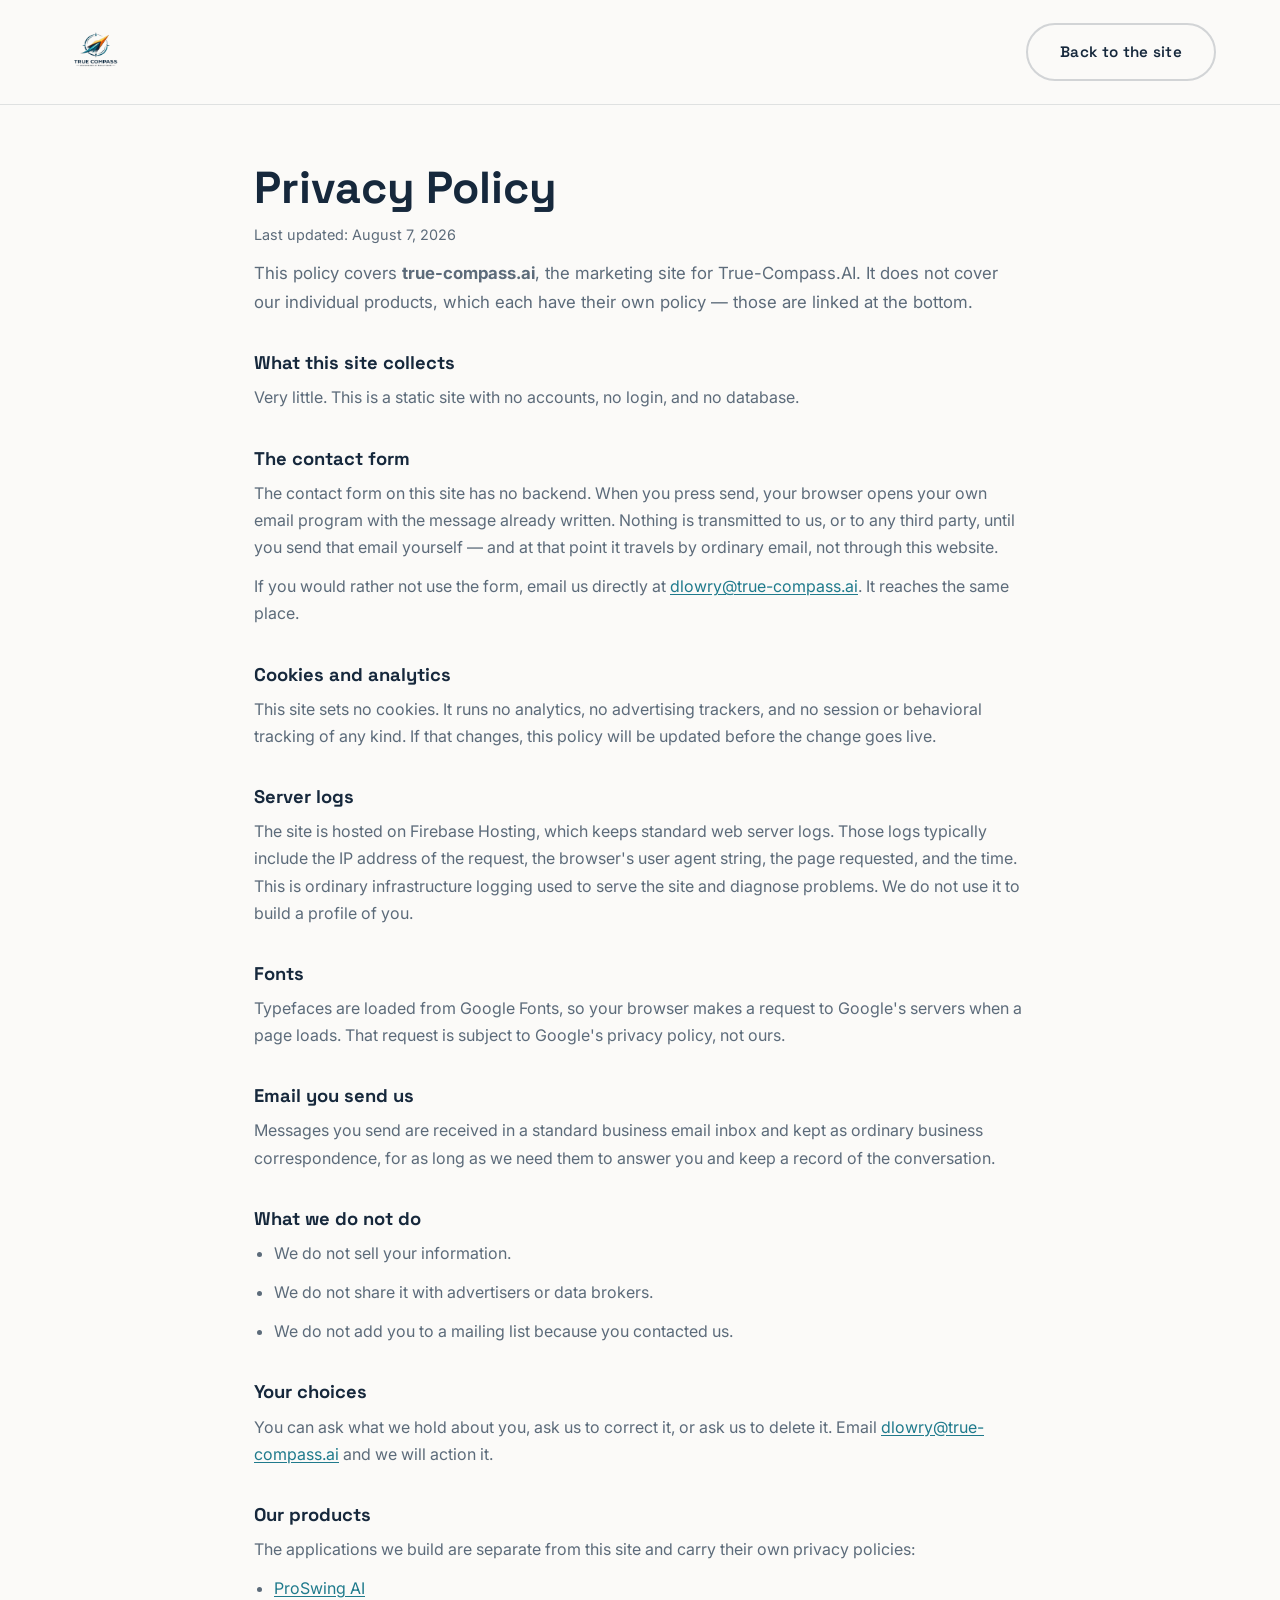
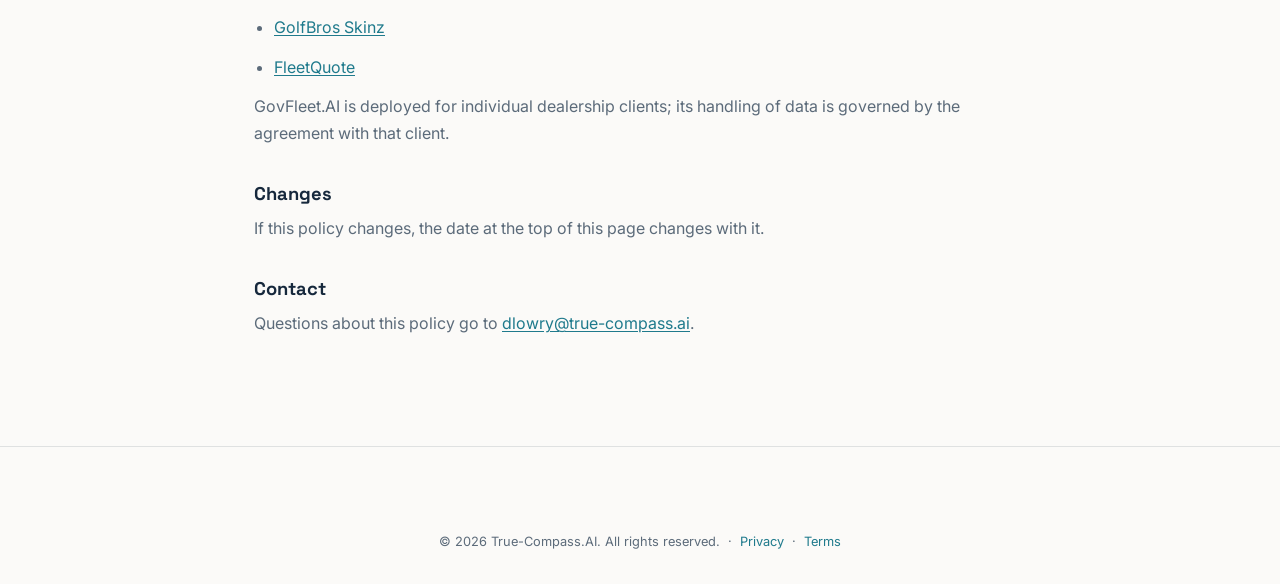
<file: privacy.html>
<!DOCTYPE html>
<html lang="en">
<head>
    <meta charset="UTF-8">
    <meta name="viewport" content="width=device-width, initial-scale=1.0">
    <title>Privacy Policy — True-Compass.AI</title>
    <meta name="description" content="What true-compass.ai collects, what it does not, and how to reach us about your information.">
    <meta name="robots" content="index, follow">
    <link rel="canonical" href="https://true-compass.ai/privacy.html">

    <link rel="icon" type="image/png" sizes="64x64" href="assets/favicon.png">
    <link rel="icon" type="image/png" sizes="32x32" href="assets/favicon-32.png">
    <link rel="icon" type="image/png" sizes="16x16" href="assets/favicon-16.png">
    <link rel="apple-touch-icon" sizes="180x180" href="assets/apple-touch-icon.png">

    <link rel="preconnect" href="https://fonts.googleapis.com">
    <link rel="preconnect" href="https://fonts.gstatic.com" crossorigin>
    <link href="https://fonts.googleapis.com/css2?family=Inter:wght@300;400;500;600;700;800&family=Space+Grotesk:wght@400;500;600;700&display=swap" rel="stylesheet">
    <link rel="stylesheet" href="css/styles.css">
</head>
<body>

<header class="legal-top">
    <div class="container">
        <a href="/" class="nav-logo"><img src="assets/logo.png" alt="True-Compass.AI" class="logo-img"></a>
        <a href="/" class="btn btn-outline">Back to the site</a>
    </div>
</header>

<main class="legal-main">
    <h1>Privacy Policy</h1>
    <p class="legal-updated">Last updated: August 7, 2026</p>

    <p class="legal-lead">This policy covers <strong>true-compass.ai</strong>, the marketing site for True-Compass.AI. It does not cover our individual products, which each have their own policy — those are linked at the bottom.</p>

    <h2>What this site collects</h2>
    <p>Very little. This is a static site with no accounts, no login, and no database.</p>

    <h2>The contact form</h2>
    <p>The contact form on this site has no backend. When you press send, your browser opens your own email program with the message already written. Nothing is transmitted to us, or to any third party, until you send that email yourself — and at that point it travels by ordinary email, not through this website.</p>
    <p>If you would rather not use the form, email us directly at <a href="mailto:dlowry@true-compass.ai">dlowry@true-compass.ai</a>. It reaches the same place.</p>

    <h2>Cookies and analytics</h2>
    <p>This site sets no cookies. It runs no analytics, no advertising trackers, and no session or behavioral tracking of any kind. If that changes, this policy will be updated before the change goes live.</p>

    <h2>Server logs</h2>
    <p>The site is hosted on Firebase Hosting, which keeps standard web server logs. Those logs typically include the IP address of the request, the browser's user agent string, the page requested, and the time. This is ordinary infrastructure logging used to serve the site and diagnose problems. We do not use it to build a profile of you.</p>

    <h2>Fonts</h2>
    <p>Typefaces are loaded from Google Fonts, so your browser makes a request to Google's servers when a page loads. That request is subject to Google's privacy policy, not ours.</p>

    <h2>Email you send us</h2>
    <p>Messages you send are received in a standard business email inbox and kept as ordinary business correspondence, for as long as we need them to answer you and keep a record of the conversation.</p>

    <h2>What we do not do</h2>
    <ul>
        <li>We do not sell your information.</li>
        <li>We do not share it with advertisers or data brokers.</li>
        <li>We do not add you to a mailing list because you contacted us.</li>
    </ul>

    <h2>Your choices</h2>
    <p>You can ask what we hold about you, ask us to correct it, or ask us to delete it. Email <a href="mailto:dlowry@true-compass.ai">dlowry@true-compass.ai</a> and we will action it.</p>

    <h2>Our products</h2>
    <p>The applications we build are separate from this site and carry their own privacy policies:</p>
    <ul>
        <li><a href="https://proswingai.golf/privacy.html">ProSwing AI</a></li>
        <li><a href="https://golfbrosskinz.golf/privacy.html">GolfBros Skinz</a></li>
        <li><a href="https://fleetquote.us/privacy.html">FleetQuote</a></li>
    </ul>
    <p>GovFleet.AI is deployed for individual dealership clients; its handling of data is governed by the agreement with that client.</p>

    <h2>Changes</h2>
    <p>If this policy changes, the date at the top of this page changes with it.</p>

    <h2>Contact</h2>
    <p>Questions about this policy go to <a href="mailto:dlowry@true-compass.ai">dlowry@true-compass.ai</a>.</p>
</main>

<footer class="footer">
    <div class="container">
        <div class="footer-bottom">
            <p>&copy; 2026 True-Compass.AI. All rights reserved. &nbsp;·&nbsp; <a href="/privacy.html">Privacy</a> &nbsp;·&nbsp; <a href="/terms.html">Terms</a></p>
        </div>
    </div>
</footer>

</body>
</html>
</file>
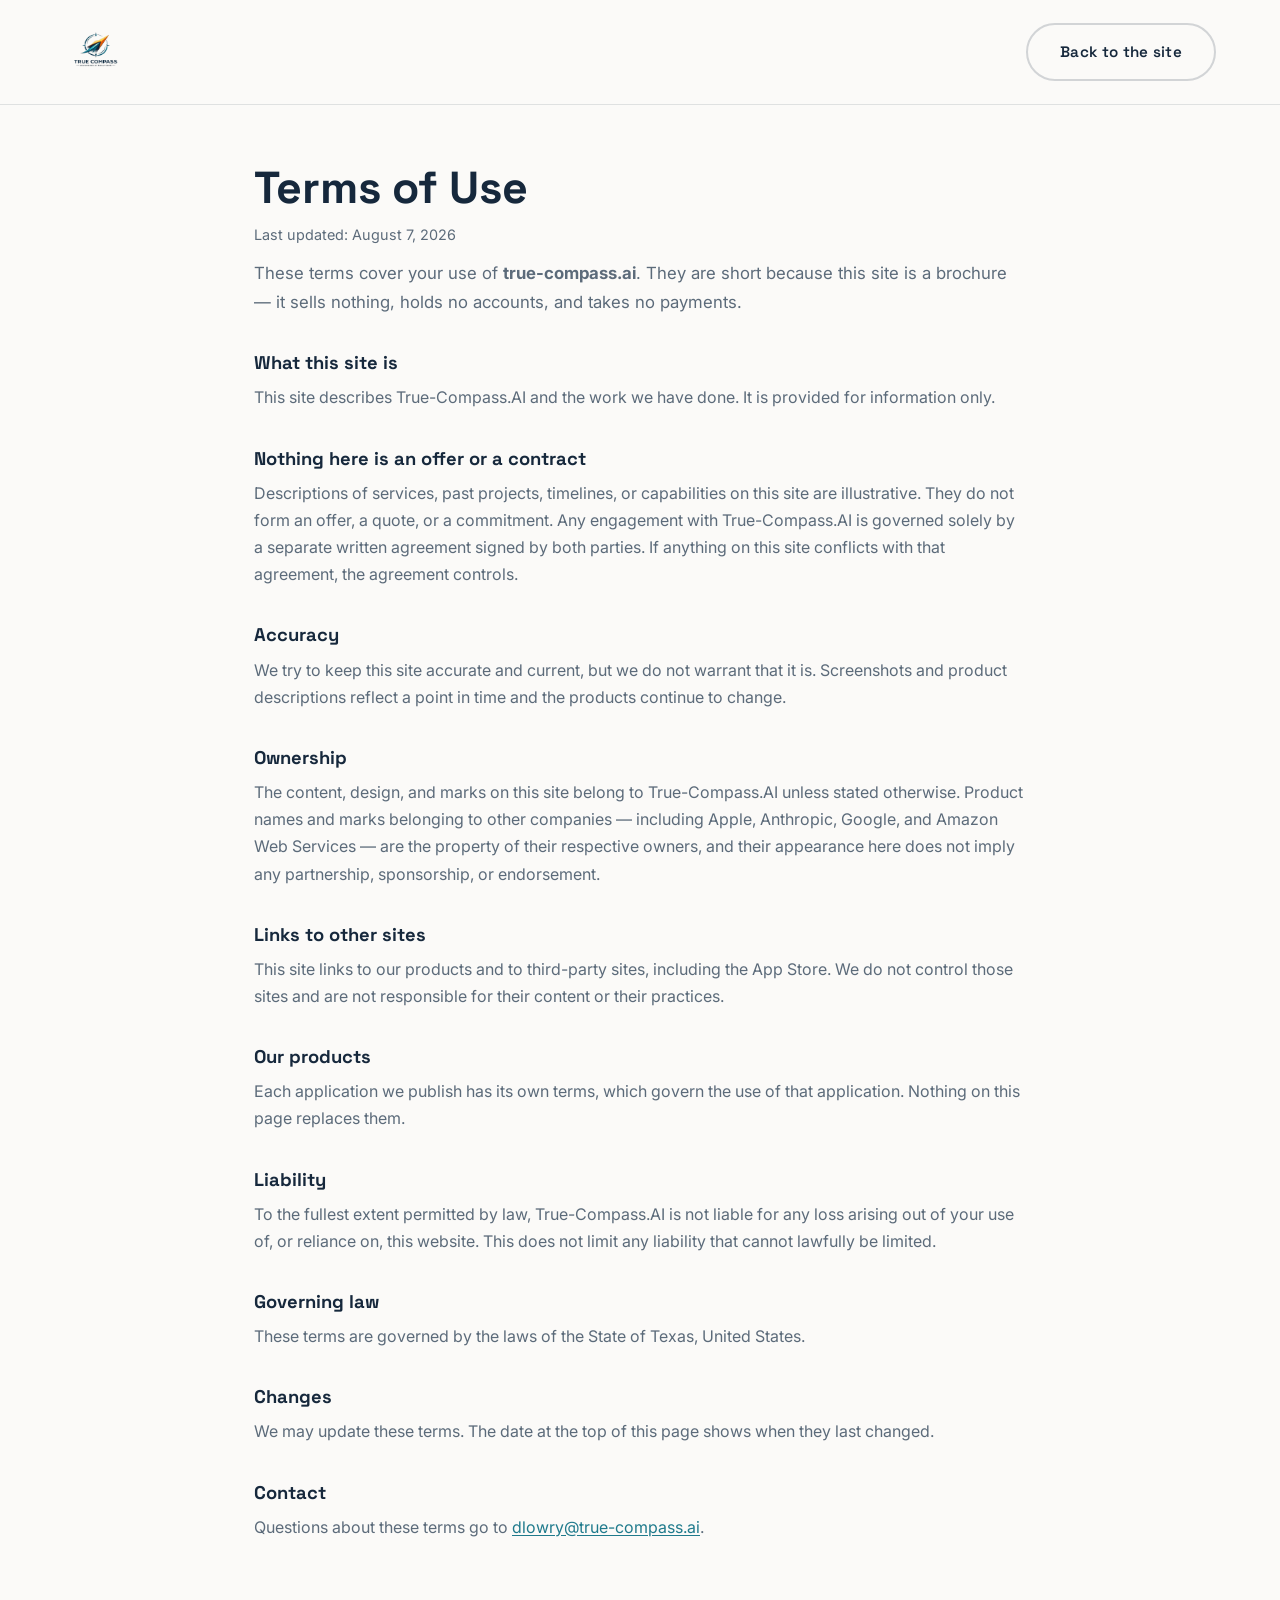
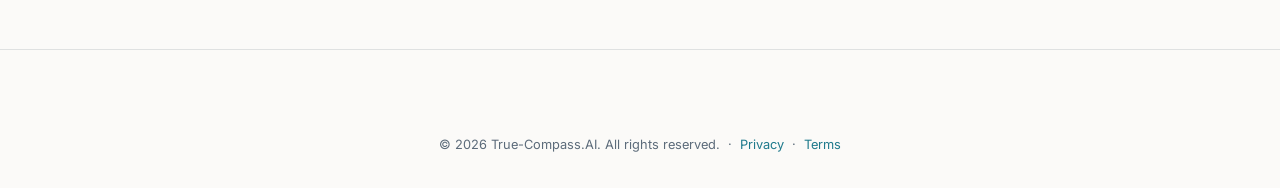
<file: terms.html>
<!DOCTYPE html>
<html lang="en">
<head>
    <meta charset="UTF-8">
    <meta name="viewport" content="width=device-width, initial-scale=1.0">
    <title>Terms of Use — True-Compass.AI</title>
    <meta name="description" content="Terms of use for the true-compass.ai website.">
    <meta name="robots" content="index, follow">
    <link rel="canonical" href="https://true-compass.ai/terms.html">

    <link rel="icon" type="image/png" sizes="64x64" href="assets/favicon.png">
    <link rel="icon" type="image/png" sizes="32x32" href="assets/favicon-32.png">
    <link rel="icon" type="image/png" sizes="16x16" href="assets/favicon-16.png">
    <link rel="apple-touch-icon" sizes="180x180" href="assets/apple-touch-icon.png">

    <link rel="preconnect" href="https://fonts.googleapis.com">
    <link rel="preconnect" href="https://fonts.gstatic.com" crossorigin>
    <link href="https://fonts.googleapis.com/css2?family=Inter:wght@300;400;500;600;700;800&family=Space+Grotesk:wght@400;500;600;700&display=swap" rel="stylesheet">
    <link rel="stylesheet" href="css/styles.css">
</head>
<body>

<header class="legal-top">
    <div class="container">
        <a href="/" class="nav-logo"><img src="assets/logo.png" alt="True-Compass.AI" class="logo-img"></a>
        <a href="/" class="btn btn-outline">Back to the site</a>
    </div>
</header>

<main class="legal-main">
    <h1>Terms of Use</h1>
    <p class="legal-updated">Last updated: August 7, 2026</p>

    <p class="legal-lead">These terms cover your use of <strong>true-compass.ai</strong>. They are short because this site is a brochure — it sells nothing, holds no accounts, and takes no payments.</p>

    <h2>What this site is</h2>
    <p>This site describes True-Compass.AI and the work we have done. It is provided for information only.</p>

    <h2>Nothing here is an offer or a contract</h2>
    <p>Descriptions of services, past projects, timelines, or capabilities on this site are illustrative. They do not form an offer, a quote, or a commitment. Any engagement with True-Compass.AI is governed solely by a separate written agreement signed by both parties. If anything on this site conflicts with that agreement, the agreement controls.</p>

    <h2>Accuracy</h2>
    <p>We try to keep this site accurate and current, but we do not warrant that it is. Screenshots and product descriptions reflect a point in time and the products continue to change.</p>

    <h2>Ownership</h2>
    <p>The content, design, and marks on this site belong to True-Compass.AI unless stated otherwise. Product names and marks belonging to other companies — including Apple, Anthropic, Google, and Amazon Web Services — are the property of their respective owners, and their appearance here does not imply any partnership, sponsorship, or endorsement.</p>

    <h2>Links to other sites</h2>
    <p>This site links to our products and to third-party sites, including the App Store. We do not control those sites and are not responsible for their content or their practices.</p>

    <h2>Our products</h2>
    <p>Each application we publish has its own terms, which govern the use of that application. Nothing on this page replaces them.</p>

    <h2>Liability</h2>
    <p>To the fullest extent permitted by law, True-Compass.AI is not liable for any loss arising out of your use of, or reliance on, this website. This does not limit any liability that cannot lawfully be limited.</p>

    <h2>Governing law</h2>
    <p>These terms are governed by the laws of the State of Texas, United States.</p>

    <h2>Changes</h2>
    <p>We may update these terms. The date at the top of this page shows when they last changed.</p>

    <h2>Contact</h2>
    <p>Questions about these terms go to <a href="mailto:dlowry@true-compass.ai">dlowry@true-compass.ai</a>.</p>
</main>

<footer class="footer">
    <div class="container">
        <div class="footer-bottom">
            <p>&copy; 2026 True-Compass.AI. All rights reserved. &nbsp;·&nbsp; <a href="/privacy.html">Privacy</a> &nbsp;·&nbsp; <a href="/terms.html">Terms</a></p>
        </div>
    </div>
</footer>

</body>
</html>
</file>
<file: css/styles.css>
/* ============================================
   TrueCompass.AI — Styles
   ============================================ */

/* Palette is taken from the logo, which is a light-background mark: navy
   wordmark, teal compass ring, amber needle. Contrast on --color-bg:
   heading 14.3:1, text 8.7:1, muted 5.2:1, primary 4.8:1 — all AA body.
   --color-accent is 2.3:1 and is for large type, borders, and fills behind
   dark text ONLY. Use --color-accent-dark (4.6:1) for small amber text. */
:root {
    --color-bg: #FBFAF8;
    --color-bg-light: #F7F5F2;
    --color-bg-card: #FFFFFF;
    --color-text: #3C4A57;
    --color-text-muted: #5C6B7A;
    --color-text-heading: #16283C;
    --color-primary: #1F7A8C;
    --color-primary-dark: #16606F;
    --color-accent: #E8952B;
    --color-accent-dark: #A8620D;
    --color-border: rgba(22, 40, 60, 0.12);
    --font-body: 'Inter', -apple-system, BlinkMacSystemFont, sans-serif;
    --font-heading: 'Space Grotesk', 'Inter', sans-serif;
    --radius: 12px;
    --radius-lg: 20px;
    --shadow: 0 4px 30px rgba(22, 40, 60, 0.08);
    --transition: 0.3s cubic-bezier(0.4, 0, 0.2, 1);
}

*, *::before, *::after {
    margin: 0;
    padding: 0;
    box-sizing: border-box;
}

html {
    scroll-behavior: smooth;
    font-size: 16px;
}

body {
    font-family: var(--font-body);
    background: var(--color-bg);
    color: var(--color-text);
    line-height: 1.7;
    overflow-x: hidden;
}

.container {
    max-width: 1200px;
    margin: 0 auto;
    padding: 0 24px;
}

/* ============================================
   Typography
   ============================================ */

h1, h2, h3, h4 {
    font-family: var(--font-heading);
    color: var(--color-text-heading);
    line-height: 1.2;
    font-weight: 700;
}

h1 { font-size: clamp(2.5rem, 6vw, 4.5rem); }
h2 { font-size: clamp(2rem, 4vw, 3rem); }
h3 { font-size: 1.35rem; }

.gradient-text {
    color: var(--color-primary);
}

.section-label {
    font-family: var(--font-heading);
    font-size: 0.85rem;
    font-weight: 600;
    text-transform: uppercase;
    letter-spacing: 3px;
    color: var(--color-primary);
    margin-bottom: 12px;
}

.section-header {
    text-align: center;
    max-width: 700px;
    margin: 0 auto 64px;
}

.section-subtitle {
    color: var(--color-text-muted);
    font-size: 1.1rem;
    margin-top: 16px;
}

a {
    color: var(--color-primary);
    text-decoration: none;
    transition: var(--transition);
}

a:hover {
    color: var(--color-accent);
}

/* ============================================
   Buttons
   ============================================ */

.btn {
    display: inline-flex;
    align-items: center;
    justify-content: center;
    padding: 14px 32px;
    border-radius: 50px;
    font-family: var(--font-heading);
    font-weight: 600;
    font-size: 0.95rem;
    letter-spacing: 0.3px;
    cursor: pointer;
    transition: var(--transition);
    border: none;
    text-decoration: none;
}

.btn-primary {
    background: var(--color-primary);
    color: #fff;
    box-shadow: 0 2px 12px rgba(31, 122, 140, 0.2);
}

.btn-primary:hover {
    transform: translateY(-2px);
    background: var(--color-primary-dark);
    box-shadow: 0 6px 20px rgba(31, 122, 140, 0.28);
    color: #fff;
}

.btn-outline {
    background: transparent;
    color: var(--color-text-heading);
    border: 2px solid rgba(22, 40, 60, 0.18);
}

.btn-outline:hover {
    border-color: var(--color-primary);
    color: var(--color-primary);
}

/* Scoped to .nav-links because `.nav-links a` (0-1-1) otherwise outranks
   `.btn-nav` (0-1-0) and paints the label in the muted body color. */
.btn-nav,
.nav-links a.btn-nav {
    padding: 10px 24px;
    background: var(--color-primary);
    color: #fff;
    font-size: 0.85rem;
}

.btn-nav:hover,
.nav-links a.btn-nav:hover {
    background: var(--color-primary-dark);
    color: #fff;
}

.btn-nav:hover {
    color: #fff;
    transform: translateY(-1px);
}

.btn-large {
    padding: 18px 42px;
    font-size: 1.05rem;
}

.btn-full {
    width: 100%;
}

/* ============================================
   Navigation
   ============================================ */

.navbar {
    position: fixed;
    top: 0;
    left: 0;
    right: 0;
    z-index: 1000;
    padding: 12px 0;
    transition: var(--transition);
}

.navbar.scrolled {
    background: rgba(251, 250, 248, 0.92);
    backdrop-filter: blur(20px);
    -webkit-backdrop-filter: blur(20px);
    border-bottom: 1px solid var(--color-border);
}

.nav-container {
    display: flex;
    align-items: center;
    justify-content: space-between;
}

.nav-logo {
    display: flex;
    align-items: center;
}

/* The logo is a light-background mark — no invert filter on a light theme. */
.logo-img {
    height: 80px;
    width: auto;
}

.nav-links {
    display: flex;
    align-items: center;
    list-style: none;
    gap: 36px;
}

.nav-links a {
    color: var(--color-text-muted);
    font-size: 0.9rem;
    font-weight: 500;
    letter-spacing: 0.3px;
}

.nav-links a:hover {
    color: var(--color-text-heading);
}

.nav-toggle {
    display: none;
    flex-direction: column;
    gap: 5px;
    background: none;
    border: none;
    cursor: pointer;
    padding: 4px;
}

.nav-toggle span {
    display: block;
    width: 24px;
    height: 2px;
    background: var(--color-text);
    transition: var(--transition);
}

/* ============================================
   Hero
   ============================================ */

.hero {
    min-height: 100vh;
    display: flex;
    flex-direction: column;
    justify-content: center;
    position: relative;
    overflow: hidden;
    padding-top: 80px;
}

.hero-bg {
    position: absolute;
    inset: 0;
    background: radial-gradient(ellipse at 30% 50%, rgba(31, 122, 140, 0.07) 0%, transparent 60%),
                radial-gradient(ellipse at 70% 50%, rgba(232, 149, 43, 0.07) 0%, transparent 60%),
                var(--color-bg);
}

.hero-particles {
    position: absolute;
    inset: 0;
}

.hero-content {
    position: relative;
    display: grid;
    grid-template-columns: 1.2fr 0.8fr;
    align-items: center;
    gap: 60px;
    z-index: 2;
}

.hero-tagline {
    font-family: var(--font-heading);
    font-size: 0.9rem;
    font-weight: 600;
    text-transform: uppercase;
    letter-spacing: 4px;
    color: var(--color-primary);
    margin-bottom: 20px;
}

.hero-description {
    font-size: 1.15rem;
    color: var(--color-text-muted);
    margin-top: 24px;
    max-width: 540px;
    line-height: 1.8;
}

.hero-cta {
    display: flex;
    gap: 16px;
    margin-top: 40px;
}

.hero-visual {
    display: flex;
    justify-content: center;
    align-items: center;
}

.compass-svg {
    width: 100%;
    max-width: 320px;
    opacity: 0.7;
}

.compass-needle {
    transform-origin: 150px 150px;
    animation: compass-rotate 20s ease-in-out infinite;
}

@keyframes compass-rotate {
    0%, 100% { transform: rotate(0deg); }
    25% { transform: rotate(15deg); }
    50% { transform: rotate(-10deg); }
    75% { transform: rotate(5deg); }
}

.scroll-indicator {
    position: absolute;
    bottom: 32px;
    left: 50%;
    transform: translateX(-50%);
    display: flex;
    flex-direction: column;
    align-items: center;
    gap: 8px;
    color: var(--color-text-muted);
    font-size: 0.75rem;
    letter-spacing: 2px;
    text-transform: uppercase;
    opacity: 0.5;
}

.scroll-arrow {
    width: 1px;
    height: 40px;
    background: linear-gradient(to bottom, var(--color-text-muted), transparent);
    animation: scroll-pulse 2s ease-in-out infinite;
}

@keyframes scroll-pulse {
    0%, 100% { opacity: 0.3; }
    50% { opacity: 1; }
}

/* ============================================
   Sections
   ============================================ */

.section {
    padding: 120px 0;
}

/* ============================================
   About
   ============================================ */

.about {
    background: var(--color-bg-light);
}

.about-grid {
    display: grid;
    grid-template-columns: 0.9fr 1.1fr;
    gap: 80px;
    align-items: center;
}

.about-image {
    position: relative;
}

.about-image img {
    width: 100%;
    border-radius: var(--radius-lg);
    position: relative;
    z-index: 2;
}

.about-image-accent {
    position: absolute;
    top: -16px;
    left: -16px;
    right: 16px;
    bottom: 16px;
    border: 2px solid var(--color-primary);
    border-radius: var(--radius-lg);
    opacity: 0.3;
    z-index: 1;
}

.about-lead {
    font-size: 1.15rem;
    line-height: 1.8;
    margin-bottom: 16px;
}

.about-content p {
    color: var(--color-text-muted);
    margin-bottom: 12px;
}

.about-content h2 {
    margin-bottom: 24px;
}

.about-stats {
    display: grid;
    grid-template-columns: repeat(3, 1fr);
    gap: 24px;
    margin-top: 36px;
    padding-top: 36px;
    border-top: 1px solid var(--color-border);
}

.stat-number {
    display: block;
    font-family: var(--font-heading);
    font-size: 1.3rem;
    font-weight: 700;
    color: var(--color-primary);
}

.stat-label {
    font-size: 0.8rem;
    color: var(--color-text-muted);
    margin-top: 4px;
    display: block;
}

/* ============================================
   Services
   ============================================ */

.services-grid {
    display: grid;
    grid-template-columns: repeat(3, 1fr);
    gap: 24px;
}

.service-card {
    background: var(--color-bg-card);
    border: 1px solid var(--color-border);
    border-radius: var(--radius-lg);
    padding: 40px 32px;
    transition: var(--transition);
}

.service-card:hover {
    transform: translateY(-4px);
    border-color: rgba(31, 122, 140, 0.35);
    box-shadow: 0 12px 32px rgba(22, 40, 60, 0.10);
}

.service-icon {
    width: 48px;
    height: 48px;
    color: var(--color-primary);
    margin-bottom: 20px;
}

.service-card h3 {
    margin-bottom: 12px;
}

.service-card p {
    color: var(--color-text-muted);
    font-size: 0.95rem;
    line-height: 1.7;
}

/* ============================================
   Tech Stack
   ============================================ */

.tech-stack {
    background: var(--color-bg-light);
    padding: 80px 0;
}

.tech-grid {
    display: flex;
    flex-wrap: wrap;
    justify-content: center;
    gap: 16px;
}

.tech-item {
    background: var(--color-bg-card);
    border: 1px solid var(--color-border);
    border-radius: 50px;
    padding: 12px 28px;
    transition: var(--transition);
}

.tech-item:hover {
    border-color: var(--color-primary);
    background: rgba(31, 122, 140, 0.06);
}

.tech-name {
    font-family: var(--font-heading);
    font-size: 0.9rem;
    font-weight: 500;
    color: var(--color-text);
}

.tech-note {
    max-width: 640px;
    margin: 36px auto 0;
    text-align: center;
    color: var(--color-text-muted);
    font-size: 0.95rem;
}

/* ============================================
   Portfolio
   ============================================ */

.portfolio-grid {
    display: grid;
    gap: 32px;
}

.portfolio-card {
    background: var(--color-bg-card);
    border: 1px solid var(--color-border);
    border-radius: var(--radius-lg);
    overflow: hidden;
    transition: var(--transition);
}

.portfolio-card:hover {
    border-color: rgba(31, 122, 140, 0.35);
    box-shadow: 0 12px 32px rgba(22, 40, 60, 0.10);
}

.portfolio-featured {
    display: grid;
    grid-template-columns: 1fr 1fr;
    align-items: center;
}

.portfolio-card-content {
    padding: 48px;
}

.portfolio-tag {
    font-family: var(--font-heading);
    font-size: 0.75rem;
    font-weight: 600;
    text-transform: uppercase;
    letter-spacing: 2px;
    color: var(--color-accent-dark);
}

.portfolio-card h3 {
    font-size: 2rem;
    margin: 8px 0 16px;
}

.portfolio-card p {
    color: var(--color-text-muted);
    line-height: 1.8;
}

.portfolio-tech {
    display: flex;
    flex-wrap: wrap;
    gap: 8px;
    list-style: none;
    margin-top: 24px;
}

.portfolio-tech li {
    background: rgba(31, 122, 140, 0.09);
    color: var(--color-primary-dark);
    font-size: 0.8rem;
    font-weight: 500;
    padding: 6px 14px;
    border-radius: 50px;
}

.portfolio-link {
    display: inline-block;
    margin-top: 24px;
    color: var(--color-primary);
    font-weight: 600;
    text-decoration: none;
    transition: color 0.2s ease, transform 0.2s ease;
}

.portfolio-link:hover {
    color: var(--color-primary-dark);
    transform: translateX(3px);
}

.portfolio-card-visual {
    padding: 32px;
    display: flex;
    justify-content: center;
    align-items: center;
}

/* height:auto is load-bearing. The width/height attributes on these <img>
   tags map to presentational hints; width:100% overrides the width hint but
   the height hint survives, pinning the image to its pixel height and
   stretching it vertically. Setting height:auto restores the intrinsic
   aspect ratio while keeping the attributes' layout-shift protection. */
.portfolio-screenshot {
    width: 100%;
    height: auto;
    border-radius: 12px;
    border: 1px solid var(--color-border);
    box-shadow: 0 8px 28px rgba(22, 40, 60, 0.14);
    transition: var(--transition);
}

/* No 3D tilt. These are real product screenshots and their job is to look
   real — a rotateY skews the type and makes them read as mockups. */
.portfolio-card:hover .portfolio-screenshot {
    box-shadow: 0 12px 36px rgba(22, 40, 60, 0.18);
}

/* Link row — .portfolio-link carries its own margin-top, so the row owns the
   spacing and the links inside it reset to zero. */
.portfolio-links {
    display: flex;
    flex-wrap: wrap;
    align-items: center;
    gap: 24px;
    margin-top: 24px;
}

.portfolio-links .portfolio-link {
    margin-top: 0;
}

.portfolio-link-secondary {
    color: var(--color-text-muted);
    font-weight: 500;
}

.portfolio-link-secondary:hover {
    color: var(--color-text);
}

/* Secondary tier — shipped products that don't carry a case study. */
.portfolio-compact-grid {
    display: grid;
    grid-template-columns: repeat(2, 1fr);
    gap: 32px;
    margin-top: 32px;
}

.portfolio-compact {
    display: flex;
    flex-direction: column;
}

.portfolio-compact-visual {
    width: 100%;
    height: 200px;
    object-fit: cover;
    object-position: top center;
    border-bottom: 1px solid var(--color-border);
}

/* Content stretches so the link rows line up across cards of unequal copy. */
.portfolio-compact-content {
    padding: 32px;
    flex: 1;
    display: flex;
    flex-direction: column;
}

.portfolio-compact .portfolio-links {
    margin-top: auto;
    padding-top: 24px;
}

.portfolio-compact h3 {
    font-size: 1.5rem;
}

.portfolio-dev {
    margin-top: 48px;
    padding-top: 32px;
    border-top: 1px solid var(--color-border);
}

.portfolio-dev-label {
    font-family: var(--font-heading);
    font-size: 0.75rem;
    font-weight: 600;
    text-transform: uppercase;
    letter-spacing: 2px;
    color: var(--color-text-muted);
}

.portfolio-dev-grid {
    display: grid;
    grid-template-columns: repeat(2, 1fr);
    gap: 32px;
    margin-top: 20px;
}

.portfolio-dev-item h4 {
    font-family: var(--font-heading);
    font-size: 1.1rem;
    color: var(--color-text-heading);
    margin-bottom: 6px;
}

.portfolio-dev-item p {
    color: var(--color-text-muted);
    font-size: 0.95rem;
}

/* ============================================
   Approach
   ============================================ */

.approach {
    background: var(--color-bg-light);
}

.approach-timeline {
    max-width: 700px;
    margin: 0 auto;
}

.approach-step {
    display: flex;
    gap: 32px;
    padding: 32px 0;
    border-bottom: 1px solid var(--color-border);
}

.approach-step:last-child {
    border-bottom: none;
}

/* Large display type, so --color-accent is allowed here. */
.step-number {
    font-family: var(--font-heading);
    font-size: 2.5rem;
    font-weight: 800;
    color: var(--color-accent);
    min-width: 80px;
}

.step-content h3 {
    margin-bottom: 8px;
}

.step-content p {
    color: var(--color-text-muted);
    line-height: 1.8;
}

/* ============================================
   CTA Section
   ============================================ */

.cta-section {
    background: radial-gradient(ellipse at center, rgba(31, 122, 140, 0.08) 0%, transparent 70%),
                var(--color-bg);
}

.cta-content {
    text-align: center;
    max-width: 650px;
    margin: 0 auto;
}

.cta-content p {
    color: var(--color-text-muted);
    font-size: 1.1rem;
    margin: 20px 0 36px;
}

/* ============================================
   Contact
   ============================================ */

.contact {
    background: var(--color-bg-light);
}

.contact-grid {
    display: grid;
    grid-template-columns: 1fr 1fr;
    gap: 64px;
}

.contact-info {
    display: flex;
    flex-direction: column;
    gap: 32px;
}

.contact-item {
    display: flex;
    align-items: flex-start;
    gap: 16px;
}

.contact-icon {
    width: 44px;
    height: 44px;
    min-width: 44px;
    background: rgba(31, 122, 140, 0.09);
    border-radius: 12px;
    display: flex;
    align-items: center;
    justify-content: center;
    color: var(--color-primary);
}

.contact-icon svg {
    width: 20px;
    height: 20px;
}

.contact-item h4 {
    font-size: 0.85rem;
    margin-bottom: 4px;
    color: var(--color-text-heading);
}

.contact-item a,
.contact-item p {
    color: var(--color-text-muted);
    font-size: 0.95rem;
}

.contact-form {
    display: flex;
    flex-direction: column;
    gap: 16px;
}

.form-group input,
.form-group textarea {
    width: 100%;
    padding: 16px 20px;
    background: var(--color-bg-card);
    border: 1px solid var(--color-border);
    border-radius: var(--radius);
    color: var(--color-text);
    font-family: var(--font-body);
    font-size: 0.95rem;
    transition: var(--transition);
    outline: none;
}

.form-group input::placeholder,
.form-group textarea::placeholder {
    color: var(--color-text-muted);
}

.form-group input:focus,
.form-group textarea:focus {
    border-color: var(--color-primary);
    box-shadow: 0 0 0 3px rgba(31, 122, 140, 0.18);
}

.form-group textarea {
    resize: vertical;
    min-height: 120px;
}

/* ============================================
   Footer
   ============================================ */

.footer {
    padding: 60px 0 32px;
    border-top: 1px solid var(--color-border);
}

.footer-content {
    display: flex;
    justify-content: space-between;
    align-items: flex-start;
    padding-bottom: 32px;
    border-bottom: 1px solid var(--color-border);
}

.footer-logo {
    height: 120px;
    margin-bottom: 12px;
}

.footer-brand p {
    color: var(--color-text-muted);
    font-size: 0.9rem;
    max-width: 350px;
}

.footer-links {
    display: flex;
    gap: 28px;
}

.footer-links a {
    color: var(--color-text-muted);
    font-size: 0.9rem;
    font-weight: 500;
}

.footer-links a:hover {
    color: var(--color-text-heading);
}

.footer-bottom {
    padding-top: 24px;
    text-align: center;
}

.footer-bottom p {
    color: var(--color-text-muted);
    font-size: 0.8rem;
}

/* ============================================
   Legal pages (privacy.html, terms.html)
   ============================================ */

.legal-top {
    border-bottom: 1px solid var(--color-border);
    padding: 20px 0;
}

.legal-top .container {
    display: flex;
    align-items: center;
    justify-content: space-between;
    gap: 16px;
}

.legal-top .logo-img {
    height: 64px;
}

.legal-main {
    max-width: 820px;
    margin: 0 auto;
    padding: 56px 24px 96px;
}

.legal-main h1 {
    font-size: clamp(2rem, 4vw, 2.8rem);
    margin-bottom: 8px;
}

.legal-updated {
    color: var(--color-text-muted);
    font-size: 0.9rem;
    margin-bottom: 40px;
}

.legal-main h2 {
    font-size: 1.15rem;
    margin: 36px 0 10px;
}

.legal-main p,
.legal-main li {
    color: var(--color-text-muted);
    margin-bottom: 12px;
}

.legal-main ul {
    padding-left: 20px;
    margin-bottom: 12px;
}

.legal-main a {
    text-decoration: underline;
    text-underline-offset: 2px;
}

.legal-lead {
    font-size: 1.05rem;
    color: var(--color-text);
}

/* ============================================
   Animations (scroll-triggered via JS)
   ============================================ */

.fade-in {
    opacity: 0;
    transform: translateY(24px);
    transition: opacity 0.6s ease, transform 0.6s ease;
}

.fade-in.visible {
    opacity: 1;
    transform: translateY(0);
}

/* ============================================
   Responsive
   ============================================ */

@media (max-width: 1024px) {
    .hero-content {
        grid-template-columns: 1fr;
        text-align: center;
    }

    .hero-description {
        margin-left: auto;
        margin-right: auto;
    }

    .hero-cta {
        justify-content: center;
    }

    .hero-visual {
        display: none;
    }

    .about-grid {
        grid-template-columns: 1fr;
        gap: 40px;
    }

    .about-image {
        max-width: 400px;
        margin: 0 auto;
    }

    .services-grid {
        grid-template-columns: repeat(2, 1fr);
    }

    .portfolio-featured {
        grid-template-columns: 1fr;
    }

    .portfolio-card-visual {
        padding-bottom: 48px;
    }

    .portfolio-compact-grid,
    .portfolio-dev-grid {
        grid-template-columns: 1fr;
    }
}

@media (max-width: 768px) {
    /* A backdrop-filter on the navbar would make it the containing block for the
       fixed full-screen menu overlay, trapping it inside the navbar's box and
       clipping the top links. Disable it on mobile (background is near-opaque). */
    .navbar.scrolled {
        backdrop-filter: none;
        -webkit-backdrop-filter: none;
    }

    .nav-links {
        display: none;
        position: fixed;
        top: 0;
        left: 0;
        right: 0;
        bottom: 0;
        background: rgba(251, 250, 248, 0.98);
        flex-direction: column;
        justify-content: center;
        align-items: center;
        gap: 32px;
        z-index: 999;
    }

    .nav-links.open {
        display: flex;
    }

    .nav-links a {
        font-size: 1.2rem;
    }

    .nav-toggle {
        display: flex;
        z-index: 1001;
    }

    .nav-toggle.active span:nth-child(1) {
        transform: rotate(45deg) translate(5px, 5px);
    }

    .nav-toggle.active span:nth-child(2) {
        opacity: 0;
    }

    .nav-toggle.active span:nth-child(3) {
        transform: rotate(-45deg) translate(5px, -5px);
    }

    .section {
        padding: 80px 0;
    }

    .services-grid {
        grid-template-columns: 1fr;
    }

    .contact-grid {
        grid-template-columns: 1fr;
        gap: 48px;
    }

    .about-stats {
        grid-template-columns: 1fr;
        gap: 16px;
    }

    .approach-step {
        flex-direction: column;
        gap: 12px;
    }

    .footer-content {
        flex-direction: column;
        gap: 24px;
    }

    .footer-links {
        flex-wrap: wrap;
        gap: 16px;
    }

    .hero-cta {
        flex-direction: column;
        align-items: center;
    }
}
</file>
